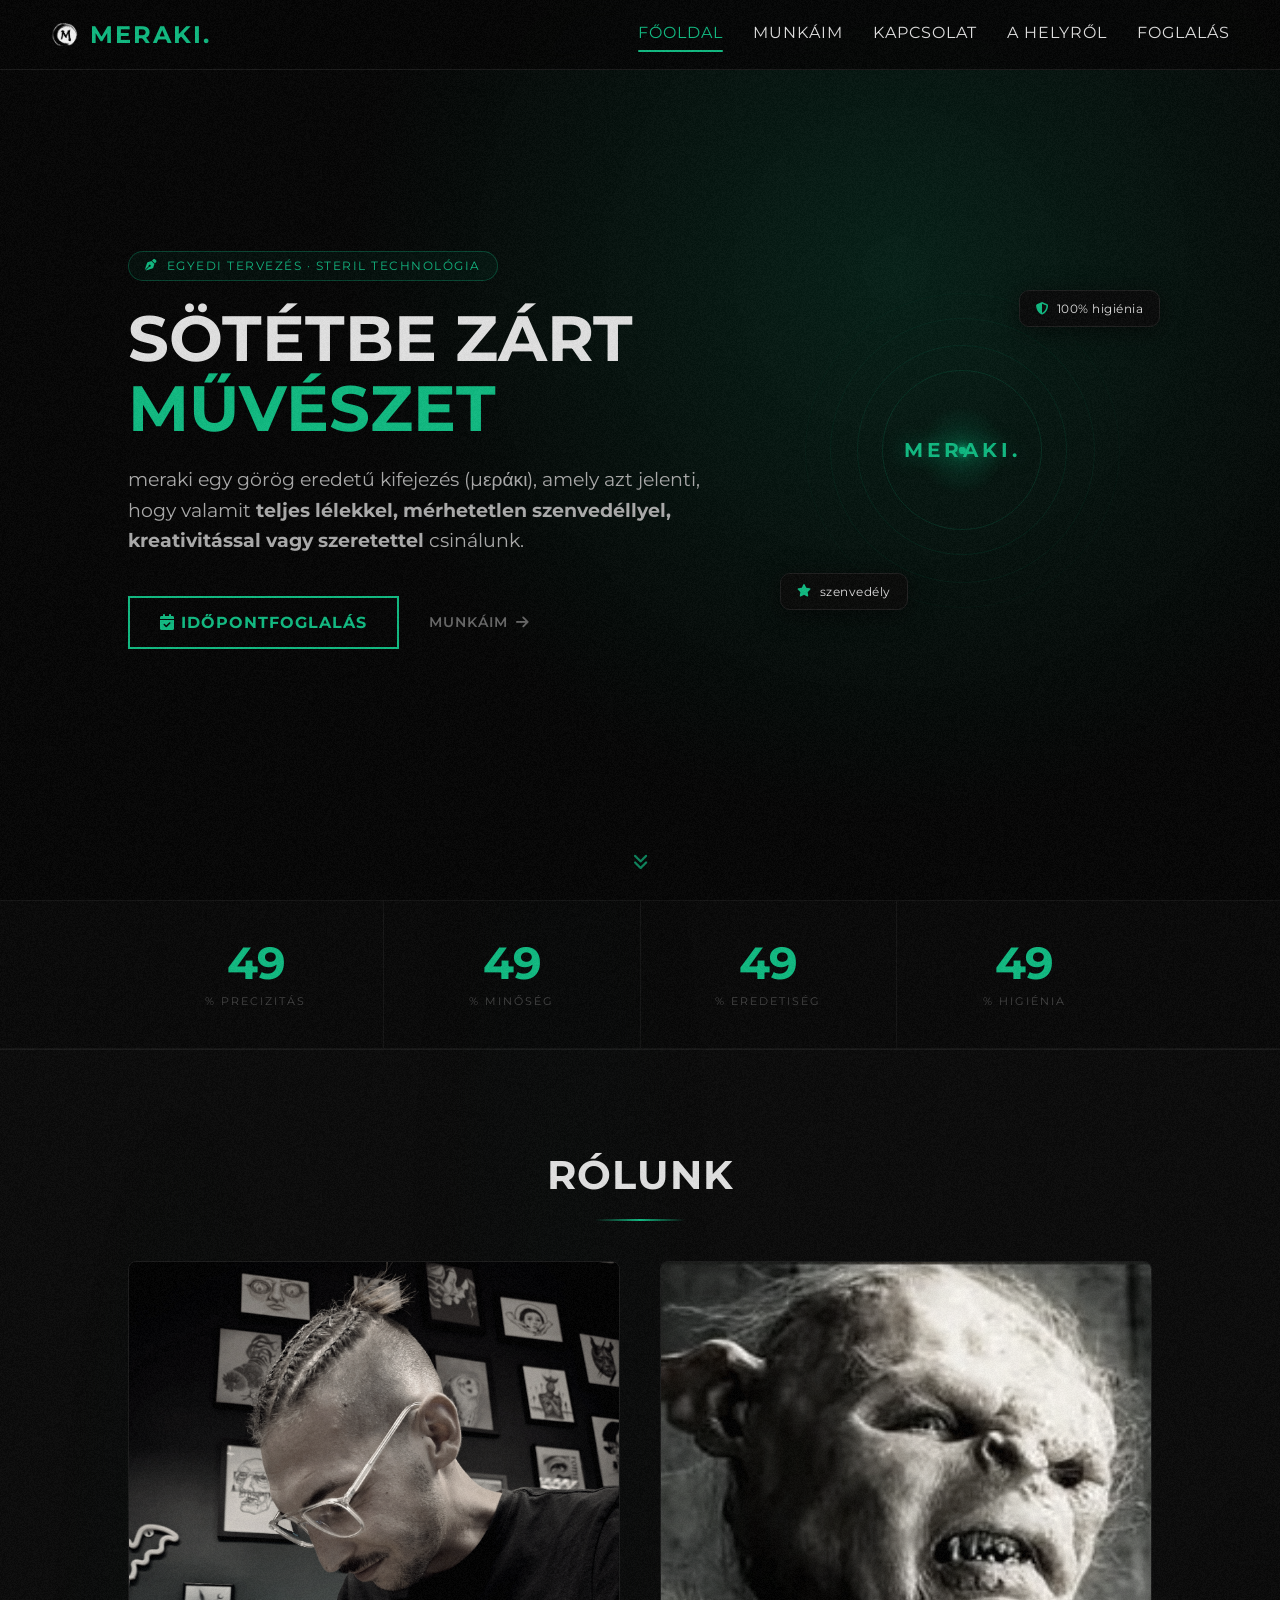
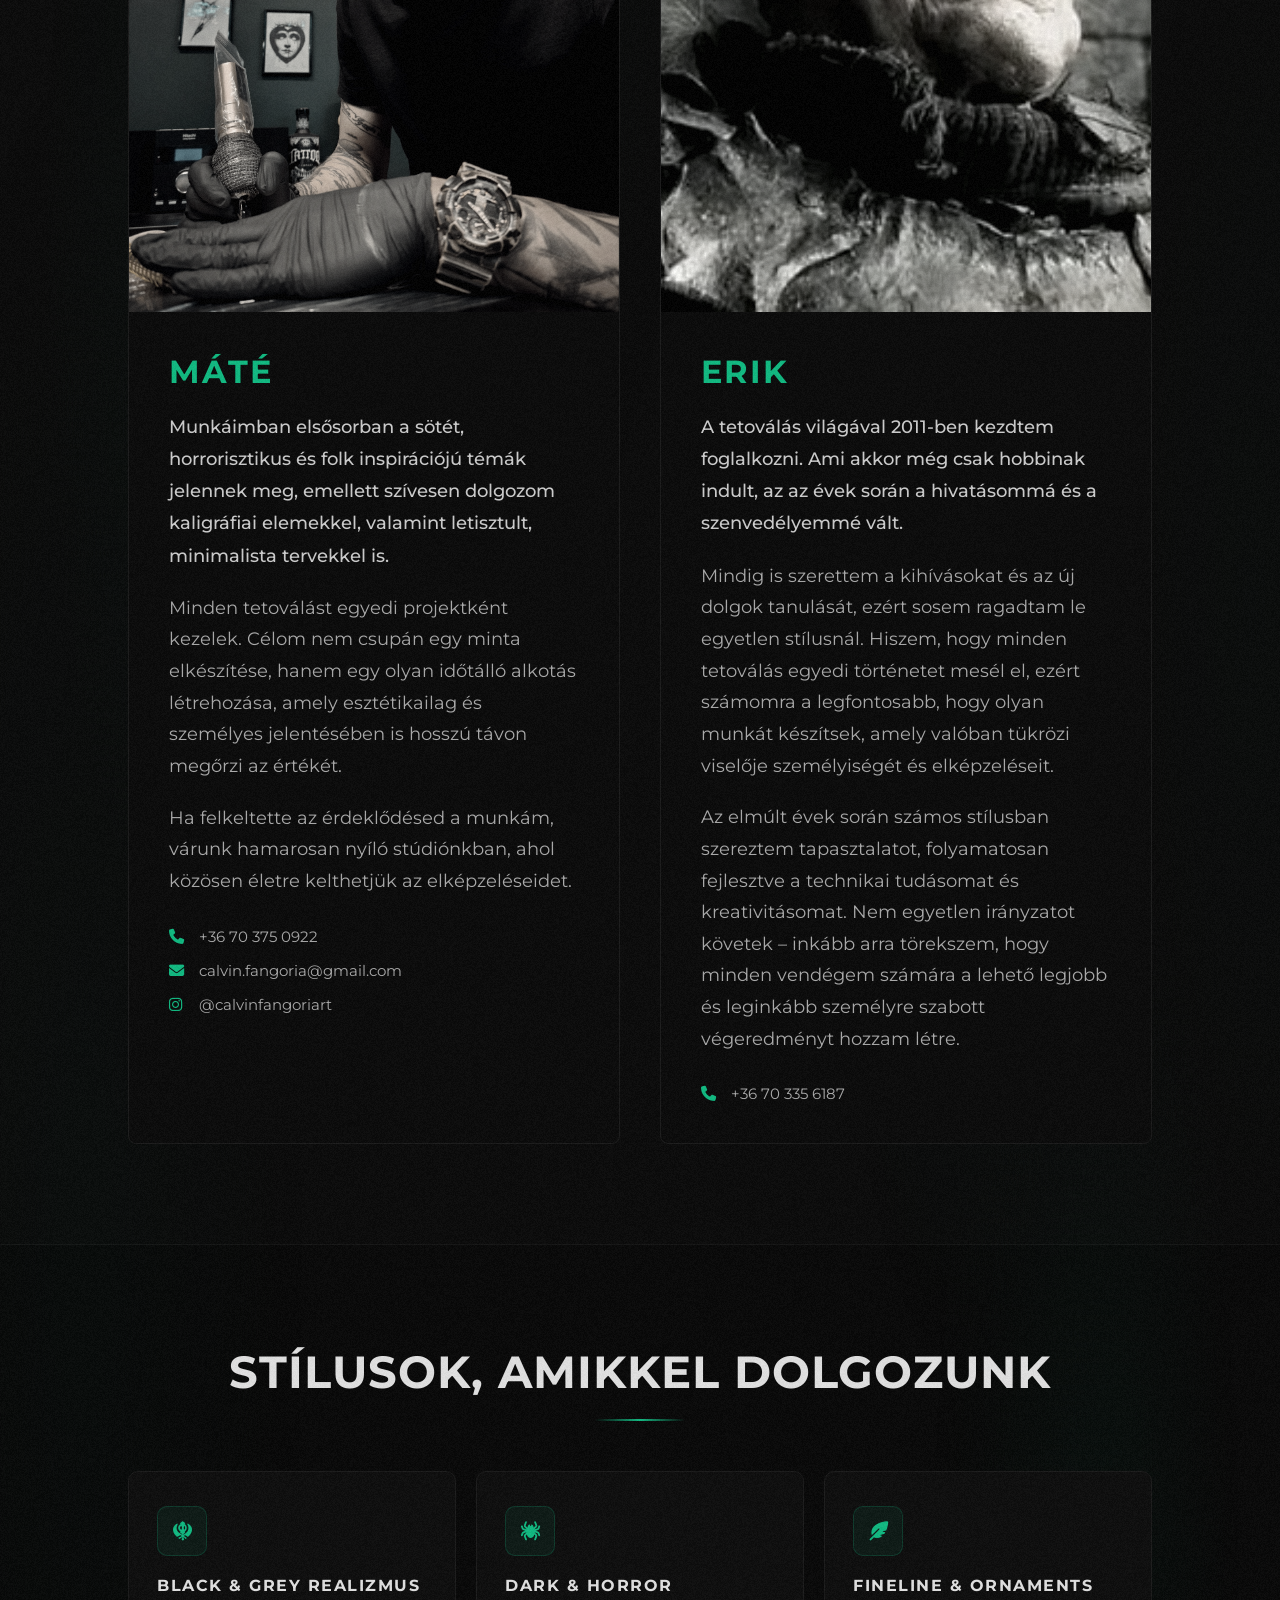
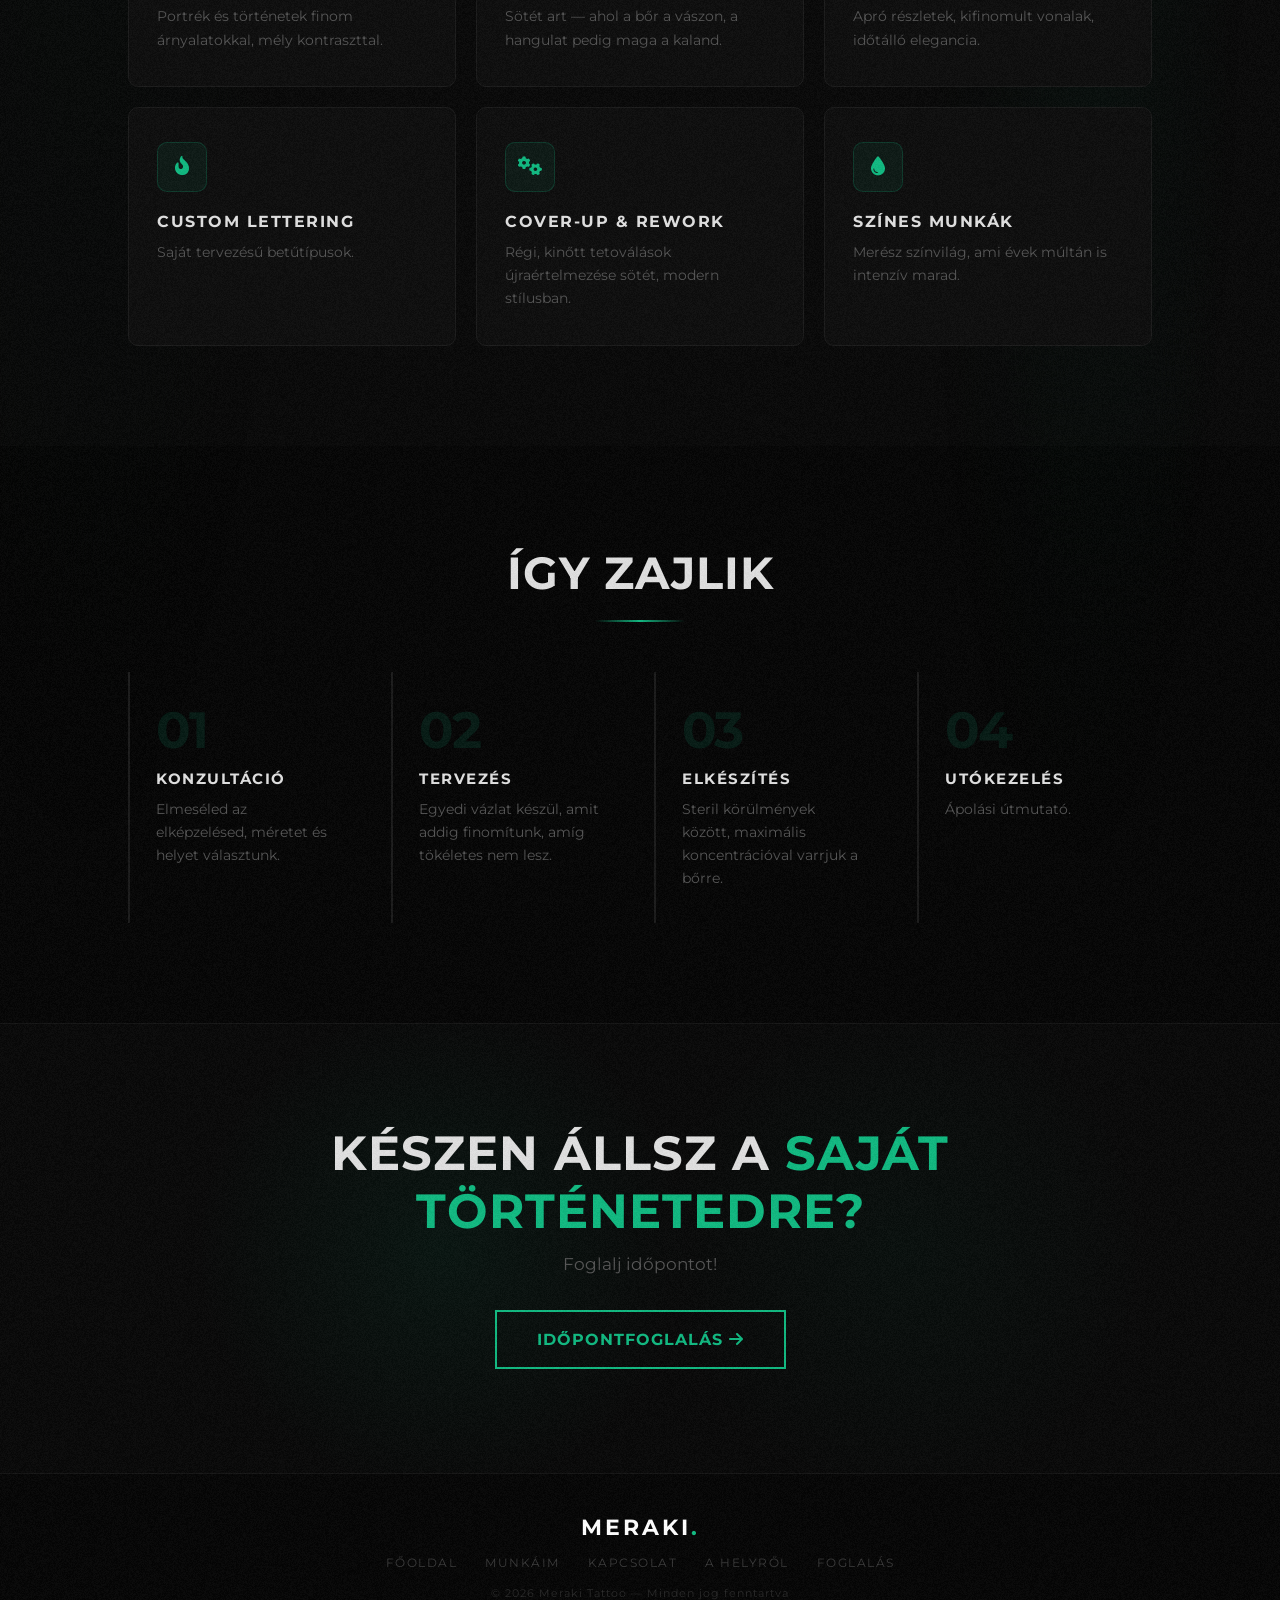
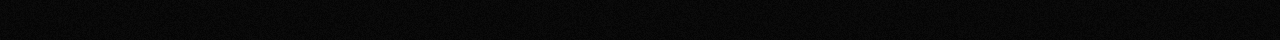
<file: index.html>
<!DOCTYPE html>
<html lang="hu">

<head>
    <meta charset="UTF-8">
    <meta name="viewport" content="width=device-width, initial-scale=1.0">
    <title>Meraki Tattoo | Főoldal</title>
    <meta name="description"
        content="Egyedi tervezésű tetoválások Hajdúböszörményben. Az első konzultáció ingyenes — hozd az ötletet, a többi Máté Kissre vár.">
    <meta name="keywords"
        content="tattoo, tetoválás, tetoválószalon, Hajdúböszörmény, Meraki, Meraki tattoo, dotwork, dark art, art, tetkó">
    <link rel="icon" type="image/png" href="images/favicon.png">
    <link rel="stylesheet" href="style.css">
    <link rel="stylesheet" href="https://cdnjs.cloudflare.com/ajax/libs/font-awesome/6.5.0/css/all.min.css">
    <meta http-equiv="X-UA-Compatible" content="IE=edge">
</head>

<body>
    <nav class="navbar">
        <a class="logo" href="index.html">
            <img src="images/favicon.png" alt="Meraki logo" width="30"
                style="margin-right:10px;vertical-align:middle;"><span class="logo-typed"></span><span
                class="logo-cursor"></span>
        </a>
        <ul class="nav-links">
            <li><a href="index.html" class="active">Főoldal</a></li>
            <li><a href="portfolio.html">Munkáim</a></li>
            <li><a href="elerhetosegek.html">Kapcsolat</a></li>
            <li><a href="ahelyrol.html">A Helyről</a></li>
            <li><a href="megbeszeles.html">Foglalás</a></li>
        </ul>
        <div class="burger">
            <div></div>
            <div></div>
            <div></div>
        </div>
    </nav>

    <header class="hero">
        <div class="hero-inner">
            <div class="hero-content reveal">
                <div class="hero-badge"><i class="fas fa-pen-nib"></i> Egyedi tervezés · Steril technológia</div>
                <h1>Sötétbe Zárt <span>Művészet</span></h1>
                <p>meraki</span> egy görög eredetű kifejezés (μεράκι), amely azt jelenti, hogy valamit <strong>teljes
                        lélekkel, mérhetetlen szenvedéllyel, kreativitással vagy szeretettel</strong> csinálunk.</p>
                <div class="hero-actions">
                    <a href="megbeszeles.html" class="btn"><i class="fas fa-calendar-check"></i> Időpontfoglalás</a>
                    <a href="portfolio.html" class="btn-ghost">Munkáim <i class="fas fa-arrow-right"></i></a>
                </div>
            </div>
            <div class="hero-visual reveal delay-1">
                <div class="orbit-scene">
                    <div class="orbit-track"></div>
                    <div class="orbit-ring r2"></div>
                    <div class="orbit-ring r3"></div>
                    <div class="orbit-ring r4"></div>
                    <div class="orbit-sun"></div>
                    <div class="orbit-core">MERAKI.</div>
                    <div class="sat sat-1"></div>
                    <div class="sat sat-2"></div>
                    <div class="sat sat-3"></div>
                    <div class="sat sat-4"></div>
                </div>
                <div class="hero-card c1"><i class="fas fa-shield-halved"></i> 100% higiénia</div>
                <!-- <div class="hero-card c2"><i class="fas fa-award"></i> meraki </div> -->
                <div class="hero-card c3"><i class="fas fa-star"></i> szenvedély</div>
            </div>
        </div>
        <div class="scroll-hint"><i class="fas fa-angles-down"></i></div>
    </header>

    <section class="stats-strip">
        <div class="stat reveal">
            <div class="stat-num" data-count="100">0</div>
            <div class="stat-label">% PRECIZITÁS</div>
        </div>
        <div class="stat reveal delay-1">
            <div class="stat-num" data-count="100">0</div>
            <div class="stat-label">% MINŐSÉG</div>
        </div>
        <div class="stat reveal delay-2">
            <div class="stat-num" data-count="100">0</div>
            <div class="stat-label">% EREDETISÉG</div>
        </div>
        <div class="stat reveal delay-3">
            <div class="stat-num" data-count="100">0</div>
            <div class="stat-label">% HIGIÉNIA</div>
        </div>
    </section>

    <!-- <section class="meraki-preface">
        <div class="preface-inner reveal">
            <h2>Előszó</h2>
            <p>A <span class="meraki-highlight">meraki</span> egy görög eredetű kifejezés (μεράκι), amely azt jelenti, hogy valamit <strong>teljes lélekkel, mérhetetlen szenvedéllyel, kreativitással vagy szeretettel</strong> csinálunk.</p>
        </div>
    </section> -->

    <section class="about" id="rolunk">
        <h2 class="section-title reveal">Rólunk</h2>
        <div class="about-container">
            <!-- Máté -->
            <div class="about-card reveal delay-1">
                <div class="about-image">
                    <img src="images/mateo.jpg" alt="Kiss Máté"
                        onerror="this.onerror=null;this.src='https://via.placeholder.com/500x600/0a0a0a/10b981?text=MATE';">
                </div>
                <div class="about-text">
                    <h3>Máté</h3>
                    <p class="lead">Munkáimban elsősorban a sötét, horrorisztikus és folk inspirációjú témák jelennek
                        meg, emellett szívesen dolgozom kaligráfiai elemekkel, valamint letisztult, minimalista
                        tervekkel is.</p>
                    <p>Minden tetoválást egyedi projektként kezelek. Célom nem csupán egy minta elkészítése, hanem egy
                        olyan időtálló alkotás létrehozása, amely esztétikailag és személyes jelentésében is hosszú
                        távon megőrzi az értékét.</p>
                    <p>Ha felkeltette az érdeklődésed a munkám, várunk hamarosan nyíló stúdiónkban, ahol közösen életre
                        kelthetjük az elképzeléseidet.</p>
                    <div class="artist-contact">
                        <a href="tel:+36703750922"><i class="fas fa-phone"></i> +36 70 375 0922</a>
                        <a href="mailto:calvin.fangoria@gmail.com"><i class="fas fa-envelope"></i>
                            calvin.fangoria@gmail.com</a>
                        <a href="https://instagram.com/calvinfangoriart" target="_blank"><i
                                class="fab fa-instagram"></i> @calvinfangoriart</a>
                    </div>
                </div>
            </div>

            <!-- Erik -->
            <div class="about-card reveal delay-2">
                <div class="about-image">
                    <img src="images/erik.jpg" alt="Erik"
                        onerror="this.onerror=null;this.src='https://via.placeholder.com/500x600/0a0a0a/10b981?text=ERIK';">
                </div>
                <div class="about-text">
                    <h3>Erik</h3>
                    <p class="lead">A tetoválás világával 2011-ben kezdtem foglalkozni. Ami akkor még csak hobbinak
                        indult, az az évek során a hivatásommá és a szenvedélyemmé vált.</p>
                    <p>Mindig is szerettem a kihívásokat és az új dolgok tanulását, ezért sosem ragadtam le egyetlen
                        stílusnál. Hiszem, hogy minden tetoválás egyedi történetet mesél el, ezért számomra a
                        legfontosabb, hogy olyan munkát készítsek, amely valóban tükrözi viselője személyiségét és
                        elképzeléseit.</p>
                    <p>Az elmúlt évek során számos stílusban szereztem tapasztalatot, folyamatosan fejlesztve a
                        technikai tudásomat és kreativitásomat. Nem egyetlen irányzatot követek – inkább arra törekszem,
                        hogy minden vendégem számára a lehető legjobb és leginkább személyre szabott végeredményt hozzam
                        létre.</p>
                    <div class="artist-contact">
                        <a href="tel:+36703356187"><i class="fas fa-phone"></i> +36 70 335 6187</a>
                    </div>
                </div>
            </div>
        </div>
    </section>

    <section class="services" id="szolgaltatasok">
        <h2 class="section-title reveal">Stílusok, amikkel dolgozunk</h2>
        <div class="services-grid">
            <div class="service-card reveal">
                <div class="service-icon"><i class="fas fa-khanda"></i></div>
                <h3>Black &amp; Grey Realizmus</h3>
                <p>Portrék és történetek finom árnyalatokkal, mély kontraszttal.</p>
            </div>
            <div class="service-card reveal delay-1">
                <div class="service-icon"><i class="fas fa-spider"></i></div>
                <h3>Dark &amp; Horror</h3>
                <p>Sötét art — ahol a bőr a vászon, a hangulat pedig maga a kaland.</p>
            </div>
            <div class="service-card reveal delay-2">
                <div class="service-icon"><i class="fas fa-feather-pointed"></i></div>
                <h3>Fineline &amp; Ornaments</h3>
                <p>Apró részletek, kifinomult vonalak, időtálló elegancia.</p>
            </div>
            <div class="service-card reveal delay-3">
                <div class="service-icon"><i class="fas fa-fire-flame-curved"></i></div>
                <h3>Custom Lettering</h3>
                <p>Saját tervezésű betűtípusok.</p>
            </div>
            <div class="service-card reveal">
                <div class="service-icon"><i class="fas fa-gears"></i></div>
                <h3>Cover-up &amp; Rework</h3>
                <p>Régi, kinőtt tetoválások újraértelmezése sötét, modern stílusban.</p>
            </div>
            <div class="service-card reveal delay-1">
                <div class="service-icon"><i class="fas fa-droplet"></i></div>
                <h3>Színes munkák</h3>
                <p>Merész színvilág, ami évek múltán is intenzív marad.</p>
            </div>
        </div>
    </section>

    <section class="process">
        <h2 class="section-title reveal">Így zajlik</h2>
        <div class="process-grid">
            <div class="process-step reveal">
                <div class="step-num">01</div>
                <h3>Konzultáció</h3>
                <p>Elmeséled az elképzelésed, méretet és helyet választunk.</p>
            </div>
            <div class="process-step reveal delay-1">
                <div class="step-num">02</div>
                <h3>Tervezés</h3>
                <p>Egyedi vázlat készül, amit addig finomítunk, amíg tökéletes nem lesz.</p>
            </div>
            <div class="process-step reveal delay-2">
                <div class="step-num">03</div>
                <h3>Elkészítés</h3>
                <p>Steril körülmények között, maximális koncentrációval varrjuk a bőrre.</p>
            </div>
            <div class="process-step reveal delay-3">
                <div class="step-num">04</div>
                <h3>Utókezelés</h3>
                <p>Ápolási útmutató.</p>
            </div>
        </div>
    </section>

    <section class="cta-banner">
        <div class="cta-inner reveal">
            <h2>Készen állsz a <span>saját történetedre?</span></h2>
            <p>Foglalj időpontot!</p>
            <a href="megbeszeles.html" class="btn btn-big">Időpontfoglalás <i class="fas fa-arrow-right"></i></a>
        </div>
        <div class="cta-shape"></div>
        <div class="cta-shape s2"></div>
    </section>

    <footer>
        <div class="footer-logo">MERAKI<span>.</span></div>
        <nav class="footer-links">
            <a href="index.html">Főoldal</a>
            <a href="portfolio.html">Munkáim</a>
            <a href="elerhetosegek.html">Kapcsolat</a>
            <a href="ahelyrol.html">A Helyről</a>
            <a href="megbeszeles.html">Foglalás</a>
        </nav>
        <div class="footer-copy">© 2026 Meraki Tattoo — Minden jog fenntartva</div>
    </footer>

    <div class="noise-overlay"></div>
    <script src="security.js"></script>
    <script src="particles.js"></script>
    <script src="main.js"></script>
</body>

</html>
</file>
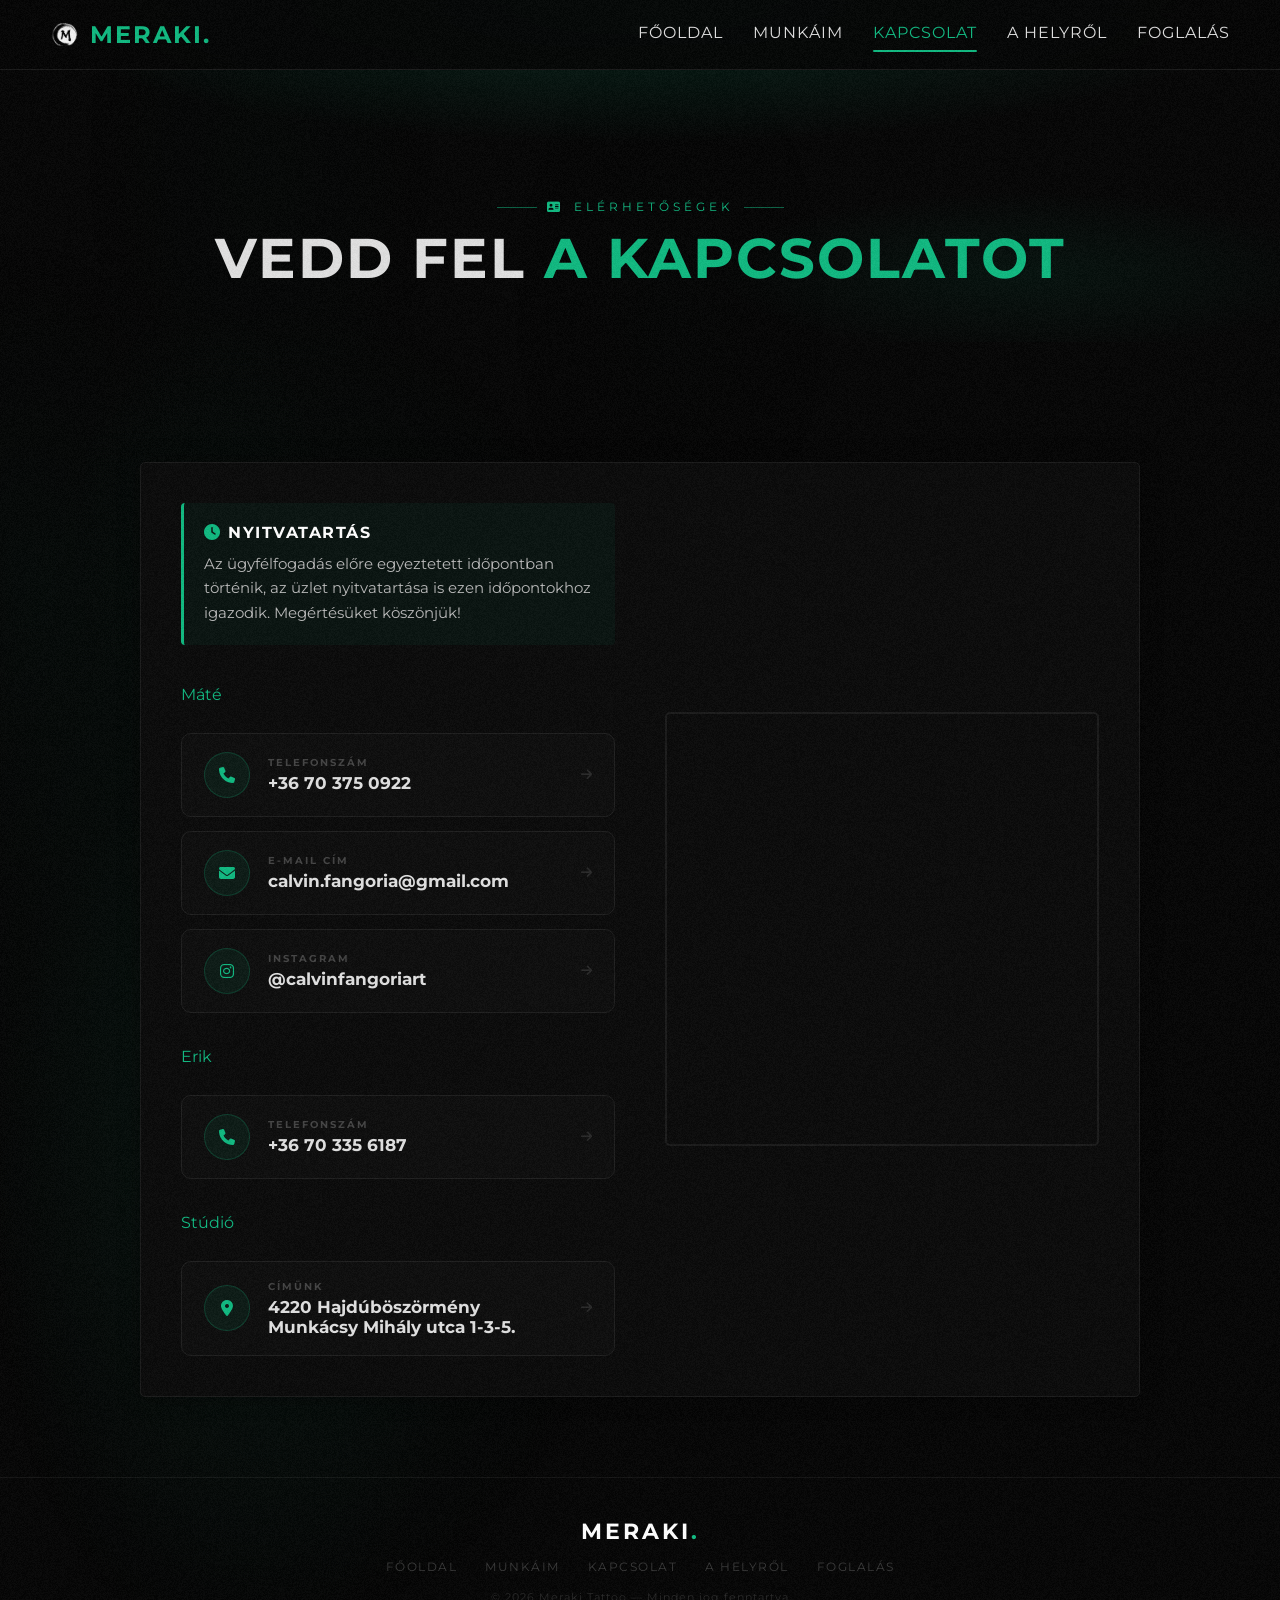
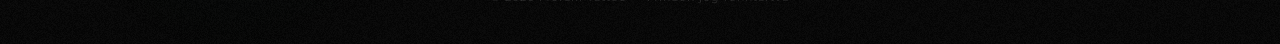
<file: elerhetosegek.html>
<!DOCTYPE html>
<html lang="hu">
<head>
    <meta charset="UTF-8">
    <meta name="viewport" content="width=device-width, initial-scale=1.0">
    <title>Meraki Tattoo | Kapcsolat</title>
    <meta name="description" content="Vedd fel a kapcsolatot a Meraki Tattoo stúdióval — telefon, e-mail, Instagram és Facebook elérhetőségek, valamint térkép.">
    <meta name="keywords" content="tattoo, tetoválás, tetoválószalon, Hajdúböszörmény, Meraki, Meraki tattoo, dotwork, dark art, art, tetkó">
    <link rel="icon" type="image/png" href="images/favicon.png">
    <link rel="stylesheet" href="style.css">
    <link rel="stylesheet" href="https://cdnjs.cloudflare.com/ajax/libs/font-awesome/6.5.0/css/all.min.css">
    <meta http-equiv="X-UA-Compatible" content="IE=edge">
</head>
<body>
    <nav class="navbar">
        <div class="logo">
            <img src="images/favicon.png" alt="Meraki logo" width="30" style="margin-right:10px;vertical-align:middle;"><span class="logo-typed"></span><span class="logo-cursor"></span>
        </div>
        <ul class="nav-links">
            <li><a href="index.html">Főoldal</a></li>
            <li><a href="portfolio.html">Munkáim</a></li>
            <li><a href="elerhetosegek.html" class="active">Kapcsolat</a></li>
            <li><a href="ahelyrol.html">A Helyről</a></li>
            <li><a href="megbeszeles.html">Foglalás</a></li>
        </ul>
        <div class="burger">
            <div></div>
            <div></div>
            <div></div>
        </div>
    </nav>

    <header class="page-hero">
        <div class="page-hero-content reveal">
            <div class="page-hero-eyebrow"><i class="fas fa-address-card"></i> Elérhetőségek</div>
            <h1>Vedd fel <span>a kapcsolatot</span></h1>
        </div>
    </header>

    <section class="contact-section">
        <div class="contact-container reveal">
            <div class="contact-info">
                <div class="opening-hours-note">
                    <h4><i class="fas fa-clock" style="color:#10b981;"></i> Nyitvatartás</h4>
                    <p>Az ügyfélfogadás előre egyeztetett időpontban történik, az üzlet nyitvatartása is ezen időpontokhoz igazodik. Megértésüket köszönjük!</p>
                </div>
                
                <div class="contact-details">
                    <div class="card-divider" style="margin-bottom:15px; color:#10b981;">Máté</div>
                    <a href="tel:+36703750922" class="detail-item reveal">
                        <div class="detail-icon"><i class="fas fa-phone"></i></div>
                        <div class="detail-body">
                            <h4>Telefonszám</h4>
                            <p>+36 70 375 0922</p>
                        </div>
                        <i class="fas fa-arrow-right detail-arrow"></i>
                    </a>
                    <a href="mailto:calvin.fangoria@gmail.com" class="detail-item reveal delay-1">
                        <div class="detail-icon"><i class="fas fa-envelope"></i></div>
                        <div class="detail-body">
                            <h4>E-mail cím</h4>
                            <p>calvin.fangoria@gmail.com</p>
                        </div>
                        <i class="fas fa-arrow-right detail-arrow"></i>
                    </a>
                    <a href="https://instagram.com/calvinfangoriart" target="_blank" rel="noopener" class="detail-item reveal delay-2">
                        <div class="detail-icon"><i class="fab fa-instagram"></i></div>
                        <div class="detail-body">
                            <h4>Instagram</h4>
                            <p>@calvinfangoriart</p>
                        </div>
                        <i class="fas fa-arrow-right detail-arrow"></i>
                    </a>
    
                    <div class="card-divider" style="margin-top:20px; margin-bottom:15px; color:#10b981;">Erik</div>
                    <a href="tel:+36703356187" class="detail-item reveal delay-3">
                        <div class="detail-icon"><i class="fas fa-phone"></i></div>
                        <div class="detail-body">
                            <h4>Telefonszám</h4>
                            <p>+36 70 335 6187</p>
                        </div>
                        <i class="fas fa-arrow-right detail-arrow"></i>
                    </a>
    
                    <div class="card-divider" style="margin-top:20px; margin-bottom:15px; color:#10b981;">Stúdió</div>
                    <a href="https://maps.google.com/?q=Munk%C3%A1csy+M.+utca+1-3-5,+Hajd%C3%BAb%C3%B6sz%C3%B6rm%C3%A9ny" target="_blank" rel="noopener" class="detail-item reveal delay-4">
                        <div class="detail-icon"><i class="fas fa-location-dot"></i></div>
                        <div class="detail-body">
                            <h4>Címünk</h4>
                            <p>4220 Hajdúböszörmény<br>Munkácsy Mihály utca 1-3-5.</p>
                        </div>
                        <i class="fas fa-arrow-right detail-arrow"></i>
                    </a>
                </div>
            </div>
            <div class="map-wrapper">
                <div class="map-container">
                    <iframe src="https://maps.google.com/maps?q=Munk%C3%A1csy%20M.%20utca%201-3-5%2C%20Hajd%C3%BAb%C3%B6sz%C3%B6rm%C3%A9ny%2C%20Hungary%2C%204220&t=&z=16&ie=UTF8&iwloc=&output=embed" width="100%" height="100%" style="border:0;" allowfullscreen="" loading="lazy"></iframe>
                </div>
            </div>
        </div>
    </section>

    <footer>
        <div class="footer-logo">MERAKI<span>.</span></div>
        <nav class="footer-links">
            <a href="index.html">Főoldal</a>
            <a href="portfolio.html">Munkáim</a>
            <a href="elerhetosegek.html">Kapcsolat</a>
            <a href="ahelyrol.html">A Helyről</a>
            <a href="megbeszeles.html">Foglalás</a>
        </nav>
        <div class="footer-copy">© 2026 Meraki Tattoo — Minden jog fenntartva</div>
    </footer>

    <div class="noise-overlay"></div>
    <script src="security.js"></script>
    <script src="particles.js"></script>
    <script src="main.js"></script>
</body>
</html>
</file>
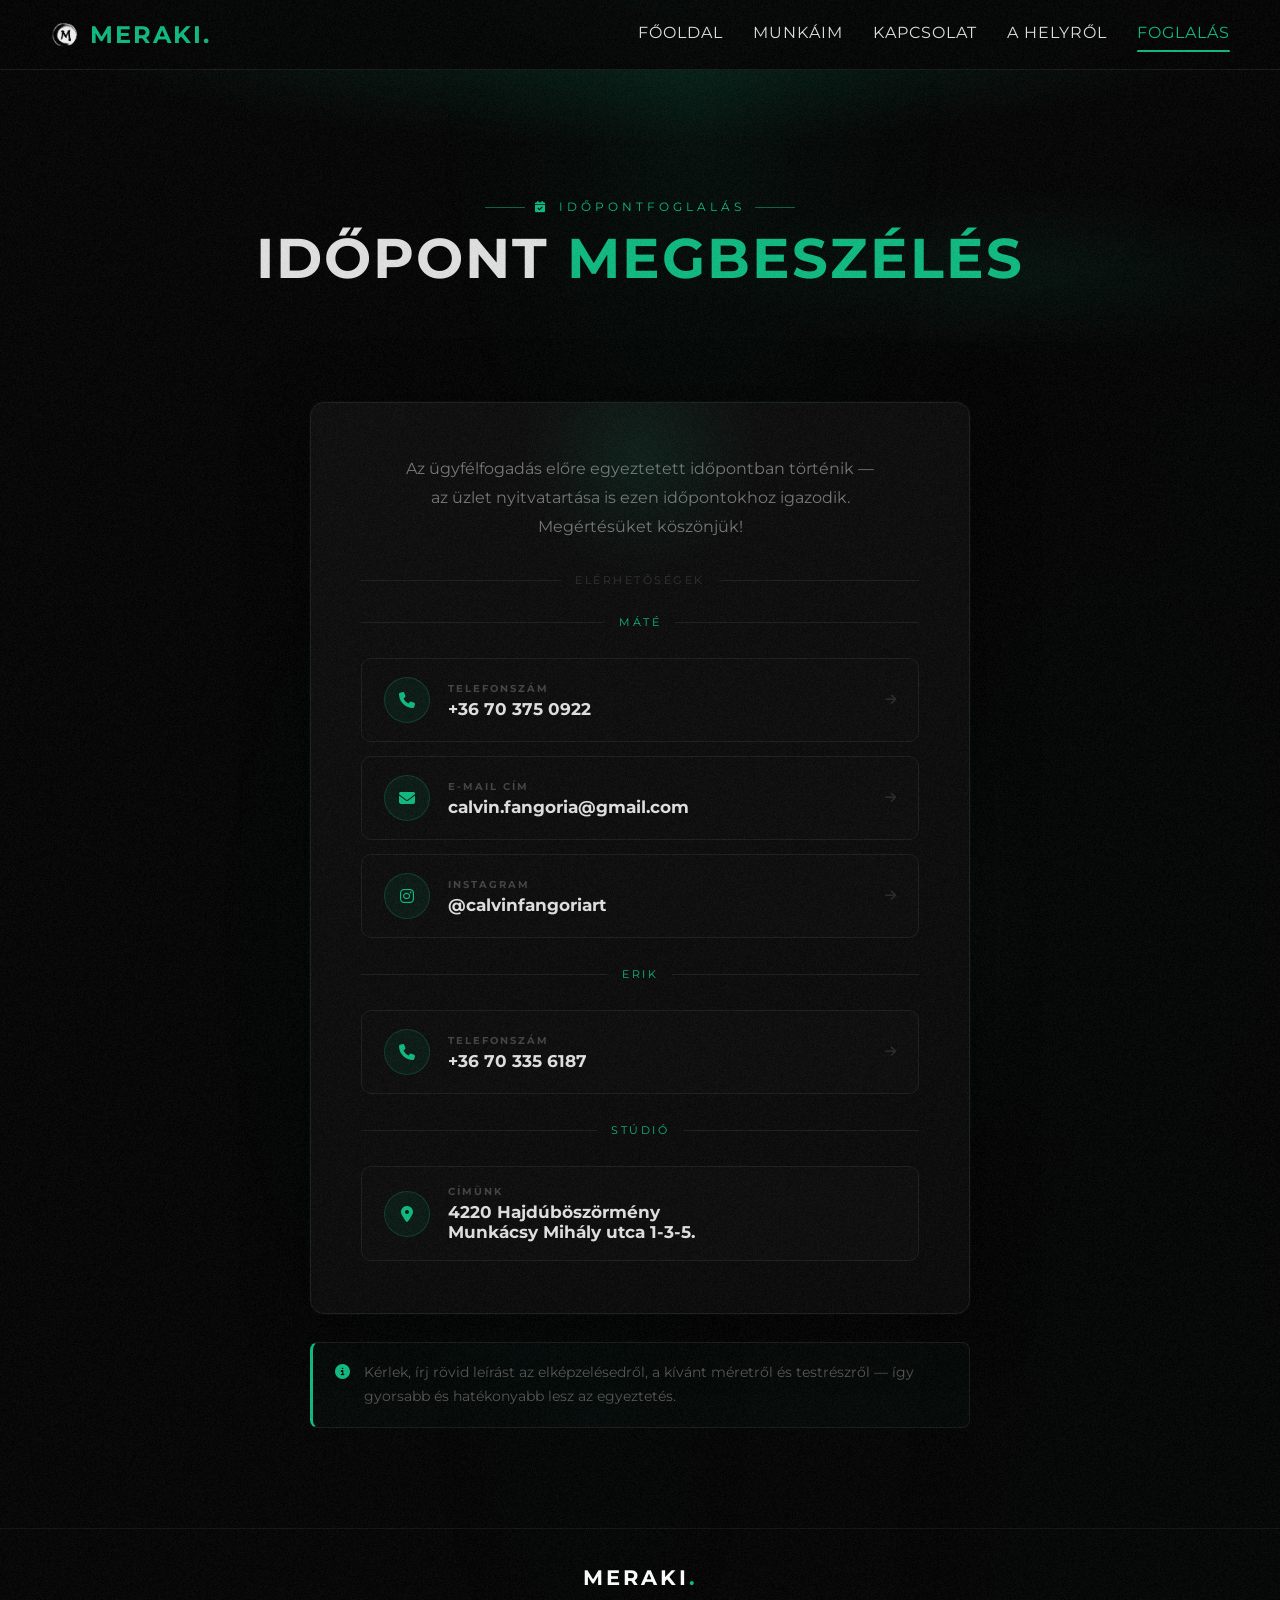
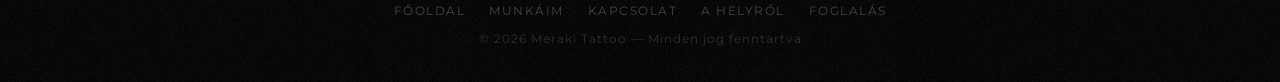
<file: megbeszeles.html>
<!DOCTYPE html>
<html lang="hu">
<head>
    <meta charset="UTF-8">
    <meta name="viewport" content="width=device-width, initial-scale=1.0">
    <title>Meraki Tattoo | Időpont Megbeszélés</title>
    <meta name="description" content="Egyeztess időpontot a Meraki Tattoo stúdióval. Ügyfélfogadás előre egyeztetett időpontban, hétfőtől péntekig 16:00–20:00 között.">
    <meta name="keywords" content="tattoo, tetoválás, tetoválószalon, Hajdúböszörmény, Meraki, Meraki tattoo, dotwork, dark art, art, tetkó">
    <link rel="icon" type="image/png" href="images/favicon.png">
    <link rel="stylesheet" href="style.css">
    <link rel="stylesheet" href="https://cdnjs.cloudflare.com/ajax/libs/font-awesome/6.5.0/css/all.min.css">
    <meta http-equiv="X-UA-Compatible" content="IE=edge">
    <style>
        /* ── Noise overlay ── */
        .noise-overlay {
            position: fixed;
            inset: 0;
            background-image: url('images/noise.png');
            opacity: 0.03;
            pointer-events: none;
            z-index: 9999;
        }

        /* ── Page hero ── */
        .page-hero {
            height: 38vh;
            min-height: 260px;
            display: flex;
            align-items: flex-end;
            justify-content: center;
            padding-bottom: 52px;
            position: relative;
            overflow: hidden;
        }
        .page-hero::before {
            content: '';
            position: absolute;
            inset: 0;
            background:
                radial-gradient(ellipse 70% 60% at 50% 0%, rgba(16,185,129,.18) 0%, transparent 70%),
                radial-gradient(ellipse 40% 40% at 80% 80%, rgba(16,185,129,.07) 0%, transparent 60%);
        }
        .page-hero-content {
            text-align: center;
            position: relative;
            z-index: 1;
        }
        .page-hero-eyebrow {
            font-size: .72rem;
            letter-spacing: 4px;
            text-transform: uppercase;
            color: #10b981;
            margin-bottom: 14px;
            display: flex;
            align-items: center;
            justify-content: center;
            gap: 10px;
        }
        .page-hero-eyebrow::before,
        .page-hero-eyebrow::after {
            content: '';
            display: block;
            width: 40px;
            height: 1px;
            background: #10b981;
            opacity: .5;
        }
        .page-hero h1 {
            font-size: clamp(2rem, 5vw, 3.5rem);
            font-weight: 700;
            text-transform: uppercase;
            letter-spacing: 2px;
            line-height: 1.1;
        }
        .page-hero h1 span { color: #10b981; }

        /* ── Consultation layout ── */
        .consultation-section {
            padding: 60px 10% 100px;
            min-height: 62vh;
            display: flex;
            flex-direction: column;
            align-items: center;
            gap: 28px;
        }

        /* override h2 from global (it would add margin-bottom) */
        .consultation-section > h2 { display: none; }

        .consultation-card {
            width: 100%;
            max-width: 660px;
            background: linear-gradient(145deg, #0e0e0e, #0a0a0a);
            border: 1px solid #1e1e1e;
            border-radius: 14px;
            padding: 52px 50px;
            box-shadow: 0 8px 60px rgba(0,0,0,.7), 0 0 0 1px rgba(16,185,129,.05);
            text-align: center;
            position: relative;
            overflow: hidden;
        }
        .consultation-card::before {
            content: '';
            position: absolute;
            top: -70px;
            left: 50%;
            transform: translateX(-50%);
            width: 240px;
            height: 240px;
            background: radial-gradient(circle, rgba(16,185,129,.10) 0%, transparent 70%);
            pointer-events: none;
        }

        .consultation-intro {
            font-size: 1rem;
            color: #777;
            margin-bottom: 32px;
            line-height: 1.8;
        }

        /* ── Time box ── */
        .time-box {
            display: flex;
            flex-direction: column;
            align-items: center;
            gap: 4px;
            margin-bottom: 36px;
            padding: 28px 32px;
            border: 1px solid rgba(16,185,129,.3);
            background: rgba(16,185,129,.04);
            border-radius: 10px;
            transition: border-color .35s, box-shadow .35s;
        }
        .time-box:hover {
            border-color: rgba(16,185,129,.65);
            box-shadow: 0 0 28px rgba(16,185,129,.11);
        }
        .time-box-icon {
            font-size: 1.5rem;
            color: #10b981;
            margin-bottom: 10px;
        }
        .time-box h3 {
            color: #10b981;
            font-size: .85rem;
            letter-spacing: 3px;
            text-transform: uppercase;
            font-weight: 600;
            margin-bottom: 4px;
        }
        .time-box p {
            color: #fff;
            font-size: 2rem;
            font-weight: 700;
            letter-spacing: 3px;
        }

        /* ── Divider ── */
        .card-divider {
            display: flex;
            align-items: center;
            gap: 14px;
            margin: 0 0 28px;
            color: #333;
            font-size: .7rem;
            letter-spacing: 2.5px;
            text-transform: uppercase;
        }
        .card-divider::before,
        .card-divider::after {
            content: '';
            flex: 1;
            height: 1px;
            background: #1e1e1e;
        }

        /* ── Contact detail items ── */
        .contact-details {
            display: flex;
            flex-direction: column;
            gap: 14px;
        }

        .detail-item {
            display: flex;
            align-items: center;
            gap: 18px;
            padding: 18px 22px;
            background: #0d0d0d;
            border: 1px solid #1e1e1e;
            border-radius: 10px;
            text-align: left;
            text-decoration: none;
            transition: border-color .3s, transform .3s, box-shadow .3s;
            cursor: pointer;
        }
        .detail-item:hover {
            border-color: #10b981;
            transform: translateY(-2px);
            box-shadow: 0 6px 26px rgba(16,185,129,.1);
        }
        .detail-icon {
            width: 46px;
            height: 46px;
            border-radius: 50%;
            background: rgba(16,185,129,.08);
            border: 1px solid rgba(16,185,129,.22);
            display: flex;
            align-items: center;
            justify-content: center;
            color: #10b981;
            font-size: 1rem;
            flex-shrink: 0;
            transition: background .3s;
        }
        .detail-item:hover .detail-icon {
            background: rgba(16,185,129,.18);
        }
        .detail-body { flex: 1; }
        .detail-body h4 {
            color: #444;
            font-size: .65rem;
            text-transform: uppercase;
            letter-spacing: 2px;
            margin-bottom: 4px;
        }
        .detail-body p {
            color: #e0e0e0;
            font-size: 1.05rem;
            font-weight: 700;
        }
        .detail-arrow {
            color: #2a2a2a;
            font-size: .8rem;
            transition: color .3s, transform .3s;
        }
        .detail-item:hover .detail-arrow {
            color: #10b981;
            transform: translateX(4px);
        }

        /* ── Info note ── */
        .info-note {
            width: 100%;
            max-width: 660px;
            display: flex;
            gap: 14px;
            align-items: flex-start;
            padding: 18px 22px;
            border: 1px solid #1a1a1a;
            border-left: 3px solid #10b981;
            border-radius: 8px;
            background: rgba(16,185,129,.02);
        }
        .info-note i {
            color: #10b981;
            font-size: .95rem;
            margin-top: 3px;
            flex-shrink: 0;
        }
        .info-note p {
            font-size: .9rem;
            color: #555;
            line-height: 1.65;
        }

        /* ── Footer ── */
        footer {
            border-top: 1px solid #141414;
            padding: 36px 10%;
            display: flex;
            flex-direction: column;
            align-items: center;
            gap: 14px;
            text-align: center;
        }
        .footer-logo {
            font-size: 1.3rem;
            font-weight: 700;
            letter-spacing: 3px;
            color: #fff;
            text-transform: uppercase;
        }
        .footer-logo span { color: #10b981; }
        .footer-links {
            display: flex;
            gap: 24px;
            flex-wrap: wrap;
            justify-content: center;
            list-style: none;
        }
        .footer-links a {
            color: #444;
            text-decoration: none;
            font-size: .72rem;
            letter-spacing: 1.5px;
            text-transform: uppercase;
            transition: color .3s;
        }
        .footer-links a:hover { color: #10b981; }
        .footer-copy {
            color: #2e2e2e;
            font-size: .72rem;
            letter-spacing: 1px;
        }

        /* ── Responsive ── */
        @media (max-width: 600px) {
            .consultation-card { padding: 34px 22px; }
            .time-box p { font-size: 1.6rem; }
        }
    </style>
</head>
<body>
    <nav class="navbar">
        <div class="logo">
            <img src="images/favicon.png" alt="Meraki logo" width="30" style="margin-right:10px;vertical-align:middle;"><span class="logo-typed"></span><span class="logo-cursor"></span>
        </div>
        <ul class="nav-links">
            <li><a href="index.html">Főoldal</a></li>
            <li><a href="portfolio.html">Munkáim</a></li>
            <li><a href="elerhetosegek.html">Kapcsolat</a></li>
            <li><a href="ahelyrol.html">A Helyről</a></li>
            <li><a href="megbeszeles.html" class="active">Foglalás</a></li>
        </ul>
        <div class="burger">
            <div></div>
            <div></div>
            <div></div>
        </div>
    </nav>

    <!-- Page hero -->
    <header class="page-hero">
        <div class="page-hero-content reveal">
            <div class="page-hero-eyebrow"><i class="fas fa-calendar-check"></i> Időpontfoglalás</div>
            <h1>Időpont <span>Megbeszélés</span></h1>
        </div>
    </header>

    <!-- Hidden h2 kept for CSS compatibility -->
    <section class="consultation-section">
        <h2>Időpont <span>Megbeszélés</span></h2>

        <div class="consultation-card reveal">
            <p class="consultation-intro">
                Az ügyfélfogadás előre egyeztetett időpontban történik —<br>
                az üzlet nyitvatartása is ezen időpontokhoz igazodik.<br>
                Megértésüket köszönjük!
            </p>

            <div class="card-divider">Elérhetőségek</div>

            <div class="contact-details">
                <div class="card-divider" style="margin-bottom:15px; color:#10b981;">Máté</div>
                <a href="tel:+36703750922" class="detail-item reveal">
                    <div class="detail-icon"><i class="fas fa-phone"></i></div>
                    <div class="detail-body">
                        <h4>Telefonszám</h4>
                        <p>+36 70 375 0922</p>
                    </div>
                    <i class="fas fa-arrow-right detail-arrow"></i>
                </a>
                <a href="mailto:calvin.fangoria@gmail.com" class="detail-item reveal delay-1">
                    <div class="detail-icon"><i class="fas fa-envelope"></i></div>
                    <div class="detail-body">
                        <h4>E-mail cím</h4>
                        <p>calvin.fangoria@gmail.com</p>
                    </div>
                    <i class="fas fa-arrow-right detail-arrow"></i>
                </a>
                <a href="https://instagram.com/calvinfangoriart" target="_blank" rel="noopener" class="detail-item reveal delay-2">
                    <div class="detail-icon"><i class="fab fa-instagram"></i></div>
                    <div class="detail-body">
                        <h4>Instagram</h4>
                        <p>@calvinfangoriart</p>
                    </div>
                    <i class="fas fa-arrow-right detail-arrow"></i>
                </a>

                <div class="card-divider" style="margin-top:15px; margin-bottom:15px; color:#10b981;">Erik</div>
                <a href="tel:+36703356187" class="detail-item reveal delay-3">
                    <div class="detail-icon"><i class="fas fa-phone"></i></div>
                    <div class="detail-body">
                        <h4>Telefonszám</h4>
                        <p>+36 70 335 6187</p>
                    </div>
                    <i class="fas fa-arrow-right detail-arrow"></i>
                </a>

                <div class="card-divider" style="margin-top:15px; margin-bottom:15px; color:#10b981;">Stúdió</div>
                <div class="detail-item reveal delay-4" style="cursor:default;">
                    <div class="detail-icon"><i class="fas fa-location-dot"></i></div>
                    <div class="detail-body">
                        <h4>Címünk</h4>
                        <p>4220 Hajdúböszörmény<br>Munkácsy Mihály utca 1-3-5.</p>
                    </div>
                </div>
            </div>
        </div>

        <div class="info-note reveal">
            <i class="fas fa-circle-info"></i>
            <p>Kérlek, írj rövid leírást az elképzelésedről, a kívánt méretről és testrészről — így gyorsabb és hatékonyabb lesz az egyeztetés.</p>
        </div>
    </section>

    <footer>
        <div class="footer-logo">MERAKI<span>.</span></div>
        <nav class="footer-links">
            <a href="index.html">Főoldal</a>
            <a href="portfolio.html">Munkáim</a>
            <a href="elerhetosegek.html">Kapcsolat</a>
            <a href="ahelyrol.html">A Helyről</a>
            <a href="megbeszeles.html">Foglalás</a>
        </nav>
        <div class="footer-copy">© 2026 Meraki Tattoo — Minden jog fenntartva</div>
    </footer>

    <div class="noise-overlay"></div>
    <script src="security.js"></script>
    <script src="particles.js"></script>
    <script src="main.js"></script>
</body>
</html>
</file>
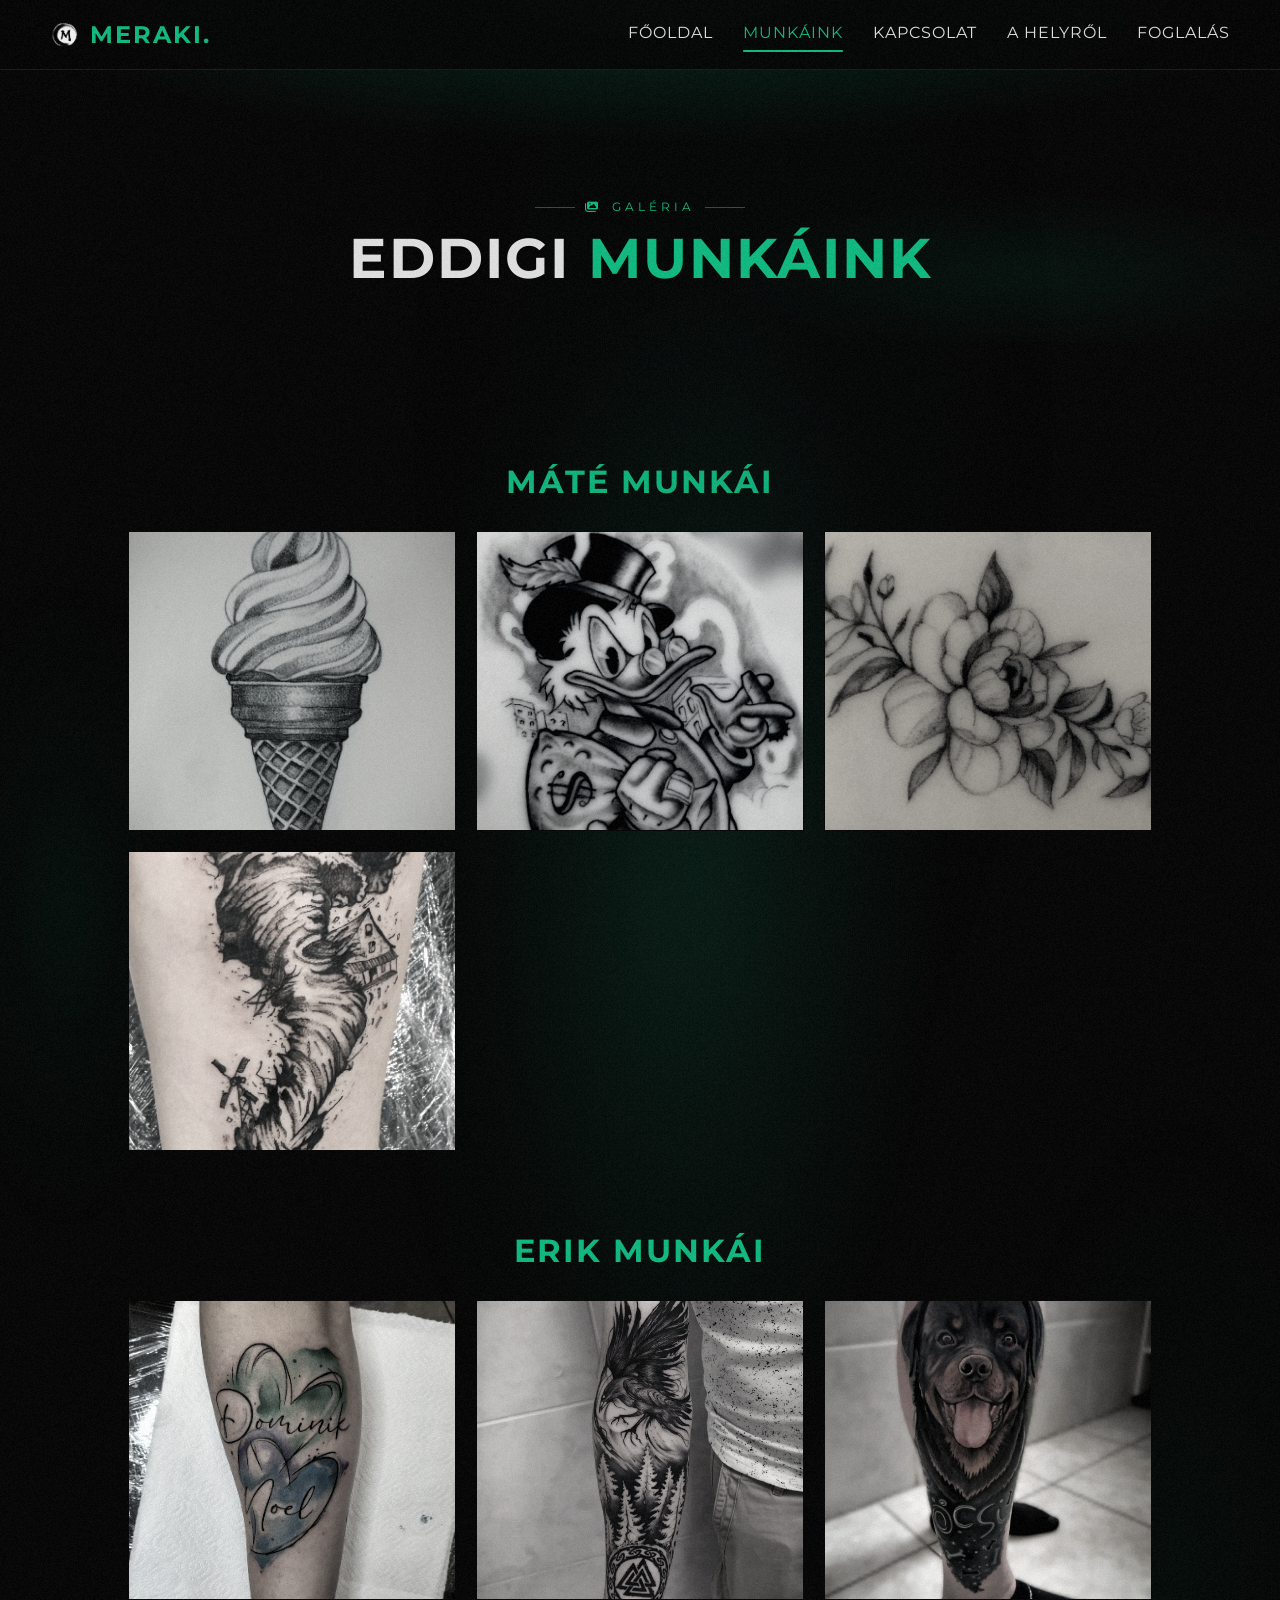
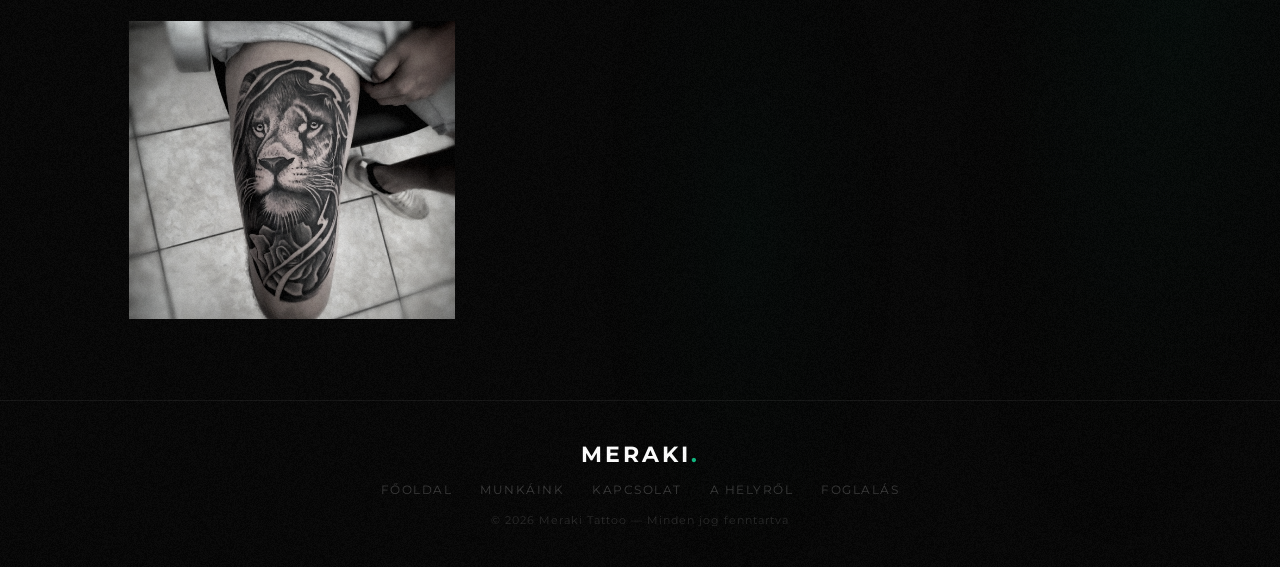
<file: portfolio.html>
<!DOCTYPE html>
<html lang="hu">

<head>
    <meta charset="UTF-8">
    <meta name="viewport" content="width=device-width, initial-scale=1.0">
    <title>Meraki Tattoo | Munkáink</title>
    <meta name="description"
        content="Böngészd Meraki Tattoo legújabb munkáit: black & grey realizmus, dark art, fineline és egyedi lettering tetoválások.">
    <meta name="keywords"
        content="tattoo, tetoválás, tetoválószalon, Hajdúböszörmény, Meraki, Meraki tattoo, dotwork, dark art, art, tetkó">
    <link rel="icon" type="image/png" href="images/favicon.png">
    <link rel="stylesheet" href="style.css">
    <link rel="stylesheet" href="https://cdnjs.cloudflare.com/ajax/libs/font-awesome/6.5.0/css/all.min.css">
    <meta http-equiv="X-UA-Compatible" content="IE=edge">
</head>

<body>
    <nav class="navbar">
        <div class="logo">
            <img src="images/favicon.png" alt="Meraki logo" width="30"
                style="margin-right:10px;vertical-align:middle;"><span class="logo-typed"></span><span
                class="logo-cursor"></span>
        </div>
        <ul class="nav-links">
            <li><a href="index.html">Főoldal</a></li>
            <li><a href="portfolio.html" class="active">Munkáink</a></li>
            <li><a href="elerhetosegek.html">Kapcsolat</a></li>
            <li><a href="ahelyrol.html">A Helyről</a></li>
            <li><a href="megbeszeles.html">Foglalás</a></li>
        </ul>
        <div class="burger">
            <div></div>
            <div></div>
            <div></div>
        </div>
    </nav>

    <header class="page-hero">
        <div class="page-hero-content reveal">
            <div class="page-hero-eyebrow"><i class="fas fa-images"></i> Galéria</div>
            <h1>Eddigi <span>Munkáink</span></h1>
        </div>
    </header>

    <section class="portfolio-section">
        <h2
            style="text-align:center; color:#10b981; margin-bottom:30px; font-size:2rem; text-transform:uppercase; letter-spacing:2px;">
            Máté Munkái</h2>
        <div class="gallery" id="gallery-mate"></div>

        <h2
            style="text-align:center; color:#10b981; margin-top:80px; margin-bottom:30px; font-size:2rem; text-transform:uppercase; letter-spacing:2px;">
            Erik Munkái</h2>
        <div class="gallery" id="gallery-erik"></div>
    </section>

    <div id="imageModal" class="modal">
        <span class="close">&times;</span>
        <img class="modal-content" id="modalImg">
    </div>

    <footer>
        <div class="footer-logo">MERAKI<span>.</span></div>
        <nav class="footer-links">
            <a href="index.html">Főoldal</a>
            <a href="portfolio.html">Munkáink</a>
            <a href="elerhetosegek.html">Kapcsolat</a>
            <a href="ahelyrol.html">A Helyről</a>
            <a href="megbeszeles.html">Foglalás</a>
        </nav>
        <div class="footer-copy">© 2026 Meraki Tattoo — Minden jog fenntartva</div>
    </footer>

    <div class="noise-overlay"></div>
    <script src="security.js"></script>
    <script src="particles.js"></script>
    <script src="main.js"></script>
    <script src="portfolio.js"></script>
</body>

</html>
</file>
<file: style.css>
@import url('https://fonts.googleapis.com/css2?family=Montserrat:wght@300;400;700&display=swap');

* {
    margin: 0;
    padding: 0;
    box-sizing: border-box;
}

html {
    background-color: #050505;
    scroll-behavior: smooth;
}

body {
    font-family: 'Montserrat', sans-serif;
    background-color: #050505;
    color: #e0e0e0;
    overflow-x: hidden;
    opacity: 0;
    animation: fadeIn 0.5s ease-out forwards;
}

::-webkit-scrollbar {
    width: 5px;
}

::-webkit-scrollbar-track {
    background: transparent;
}

::-webkit-scrollbar-thumb {
    background: linear-gradient(to bottom,
            #059669 0%,
            #10b981 35%,
            #34d399 65%,
            #10b981 100%);
    background-size: 100% 200%;
    border-radius: 10px;
    box-shadow: 0 0 8px rgba(16, 185, 129, 0.55);
    animation: scrollThumbPulse 2.8s ease-in-out infinite;
}

::-webkit-scrollbar-thumb:hover {
    background: linear-gradient(to bottom, #34d399, #10b981);
    box-shadow: 0 0 18px rgba(52, 211, 153, 0.9),
        0 0 30px rgba(16, 185, 129, 0.4);
}

@keyframes scrollThumbPulse {

    0%,
    100% {
        background-position: 0% 0%;
        box-shadow: 0 0 6px rgba(16, 185, 129, 0.5);
    }

    50% {
        background-position: 0% 100%;
        box-shadow: 0 0 16px rgba(16, 185, 129, 0.9),
            0 0 28px rgba(52, 211, 153, 0.35);
    }
}

span {
    color: #10b981;
}

/* ── Logo typewriter ── */
.logo-typed {
    display: inline;
    letter-spacing: 2px;
}

.logo-dot {
    color: #10b981;
}

.logo-cursor {
    display: inline-block;
    width: 2px;
    height: 18px;
    background-color: #10b981;
    margin-left: 2px;
    vertical-align: middle;
    border-radius: 1px;
    animation: blink 0.75s step-end infinite;
    box-shadow: 0 0 6px rgba(16, 185, 129, 0.7);
}

.navbar {
    display: flex;
    justify-content: space-between;
    align-items: center;
    padding: 20px 50px;
    background-color: rgba(5, 5, 5, 0.9);
    position: fixed;
    width: 100%;
    top: 0;
    z-index: 1000;
    backdrop-filter: blur(10px);
    border-bottom: 1px solid #1a1a1a;
    transition: padding 0.3s ease, background-color 0.3s ease, box-shadow 0.3s ease;
}

.navbar.scrolled {
    padding: 10px 50px;
    background-color: rgba(5, 5, 5, 0.98);
    box-shadow: 0 5px 20px rgba(0, 0, 0, 0.5);
}

.logo {
    font-size: 24px;
    font-weight: 700;
    letter-spacing: 2px;
    color: #fff;
    display: flex;
    align-items: center;
    text-decoration: none;
}

.cursor {
    display: inline-block;
    width: 3px;
    height: 24px;
    background-color: #10b981;
    margin-left: 5px;
    animation: blink 0.8s step-end infinite;
}

@keyframes blink {

    0%,
    100% {
        opacity: 1;
    }

    50% {
        opacity: 0;
    }
}

.nav-links {
    display: flex;
    list-style: none;
    position: relative;
}

.nav-links li {
    margin-left: 30px;
}

.nav-links a {
    text-decoration: none;
    color: #e0e0e0;
    font-size: 16px;
    transition: color 0.3s ease;
    text-transform: uppercase;
    letter-spacing: 1px;
    padding-bottom: 5px;
    display: inline-block;
}

.nav-links a:hover,
.nav-links a.active {
    color: #10b981;
}

.nav-slider {
    position: absolute;
    bottom: -5px;
    left: 0;
    height: 2px;
    background-color: #10b981;
    transition: all 0.3s ease;
    border-radius: 2px;
    pointer-events: none;
}

.burger {
    display: none;
    cursor: pointer;
}

.burger div {
    width: 25px;
    height: 3px;
    background-color: #e0e0e0;
    margin: 5px;
    transition: all 0.3s ease;
}

.hero {
    min-height: 100vh;
    display: flex;
    align-items: center;
    justify-content: center;
    padding: 0 10%;
    position: relative;
    clip-path: inset(0);
    z-index: 1;
}

.hero::before {
    content: '';
    position: absolute;
    top: 0;
    left: 0;
    width: 100%;
    height: 100%;
    background: radial-gradient(circle at 70% 30%, rgba(16, 185, 129, 0.15) 0%, rgba(5, 5, 5, 1) 50%);
    z-index: -1;
}

.hero-content {
    max-width: 600px;
    z-index: 1;
}

.hero h1 {
    font-size: 4rem;
    margin-bottom: 20px;
    line-height: 1.1;
    text-transform: uppercase;
}

.hero p {
    font-size: 1.2rem;
    margin-bottom: 40px;
    color: #aaa;
    line-height: 1.6;
}

.btn {
    display: inline-block;
    padding: 15px 30px;
    background-color: transparent;
    color: #10b981;
    text-decoration: none;
    border: 2px solid #10b981;
    font-weight: 700;
    text-transform: uppercase;
    letter-spacing: 1px;
    transition: all 0.3s ease;
    position: relative;
    overflow: hidden;
}

.btn:hover {
    background-color: #10b981;
    color: #050505;
    box-shadow: 0 0 20px rgba(16, 185, 129, 0.4);
}

.about {
    padding: 100px 10%;
    background-color: #0a0a0a;
    border-top: 1px solid #1a1a1a;
}

.about h2 {
    font-size: 2.5rem;
    margin-bottom: 40px;
    text-transform: uppercase;
}

.about-grid {
    display: grid;
    grid-template-columns: 1fr 1fr;
    gap: 50px;
    align-items: center;
}

.about-text p {
    font-size: 1.1rem;
    color: #aaa;
    margin-bottom: 20px;
    line-height: 1.8;
}

.about-image img {
    display: block;
    width: 100%;
    border-radius: 5px 5px 0 0;
    filter: grayscale(80%) contrast(1.2);
    transition: all 0.4s ease;
}

.about-image img:hover {
    filter: grayscale(0%) contrast(1);
    border-color: #10b981;
    box-shadow: 0 0 15px rgba(16, 185, 129, 0.3);
}

.portfolio-section {
    padding: 120px 10% 80px;
    min-height: 100vh;
}

.portfolio-section h2 {
    font-size: 3rem;
    margin-bottom: 50px;
    text-transform: uppercase;
    text-align: center;
}

.shop-info {
    max-width: 800px;
    margin: 0 auto 50px auto;
    text-align: center;
}

.shop-info p {
    font-size: 1.1rem;
    color: #aaa;
    margin-bottom: 20px;
    line-height: 1.8;
}

.gallery {
    display: grid;
    grid-template-columns: repeat(auto-fill, minmax(300px, 1fr));
    gap: 20px;
}

.gallery-item {
    width: 100%;
    height: 300px;
    object-fit: cover;
    cursor: pointer;
    filter: grayscale(80%) contrast(1.2);
    transition: all 0.4s ease;
    border: 1px solid #1a1a1a;
}

.gallery-item:hover {
    filter: grayscale(0%) contrast(1);
    transform: scale(1.02);
    box-shadow: 0 0 15px rgba(16, 185, 129, 0.3);
    border-color: #10b981;
}

.modal {
    display: none;
    position: fixed;
    z-index: 2000;
    padding-top: 50px;
    left: 0;
    top: 0;
    width: 100%;
    height: 100%;
    overflow: auto;
    background-color: rgba(5, 5, 5, 0.95);
    backdrop-filter: blur(5px);
}

.modal-content {
    margin: auto;
    display: block;
    width: 80%;
    max-width: 700px;
    border: 2px solid #10b981;
    box-shadow: 0 0 30px rgba(16, 185, 129, 0.2);
}

.close {
    position: absolute;
    top: 15px;
    right: 35px;
    color: #10b981;
    font-size: 40px;
    font-weight: bold;
    transition: 0.3s;
    cursor: pointer;
}

.close:hover,
.close:focus {
    color: #fff;
    text-decoration: none;
}

.booking-section {
    padding: 120px 10% 80px;
    min-height: 100vh;
    display: flex;
    flex-direction: column;
    align-items: center;
}

.booking-section h2 {
    font-size: 3rem;
    margin-bottom: 50px;
    text-transform: uppercase;
    text-align: center;
}

.form-container {
    width: 100%;
    max-width: 600px;
    background-color: #0a0a0a;
    padding: 40px;
    border: 1px solid #1a1a1a;
    border-radius: 5px;
    box-shadow: 0 0 20px rgba(0, 0, 0, 0.5);
}

.input-group {
    margin-bottom: 25px;
}

.input-group label {
    display: block;
    margin-bottom: 8px;
    color: #aaa;
    font-size: 0.9rem;
    text-transform: uppercase;
    letter-spacing: 1px;
}

.input-group input,
.input-group textarea {
    width: 100%;
    padding: 15px;
    background-color: #050505;
    border: 1px solid #1a1a1a;
    color: #e0e0e0;
    font-family: inherit;
    font-size: 1rem;
    transition: all 0.3s ease;
}

.input-group input:focus,
.input-group textarea:focus {
    outline: none;
    border-color: #10b981;
    box-shadow: 0 0 10px rgba(16, 185, 129, 0.2);
}

input[type="date"]::-webkit-calendar-picker-indicator {
    filter: invert(1);
    cursor: pointer;
}

form .btn {
    width: 100%;
    cursor: pointer;
    text-align: center;
    background-color: #10b981;
    color: #050505;
    border: none;
    font-size: 1.1rem;
}

form .btn:hover {
    background-color: transparent;
    color: #10b981;
    border: 2px solid #10b981;
}

#formStatus {
    margin-top: 20px;
    text-align: center;
    font-weight: bold;
    font-size: 1.1rem;
}

.status-success {
    color: #10b981;
}

.status-error {
    color: #ff4c4c;
}

.time-slots {
    display: grid;
    grid-template-columns: repeat(auto-fill, minmax(80px, 1fr));
    gap: 15px;
    margin-top: 10px;
}

.time-slot-btn {
    padding: 10px;
    background-color: #050505;
    border: 1px solid #1a1a1a;
    color: #e0e0e0;
    cursor: pointer;
    transition: all 0.3s ease;
    font-family: inherit;
    font-size: 1rem;
    border-radius: 4px;
}

.time-slot-btn:hover:not(.booked) {
    border-color: #10b981;
    color: #10b981;
}

.time-slot-btn.selected {
    background-color: #10b981;
    color: #050505;
    border-color: #10b981;
    font-weight: bold;
}

.time-slot-btn.booked {
    background-color: #1a1a1a;
    color: #333;
    cursor: not-allowed;
    text-decoration: line-through;
    border-color: #1a1a1a;
}

.contact-section {
    padding: 120px 10% 80px;
    min-height: 100vh;
    display: flex;
    flex-direction: column;
    align-items: center;
}

.contact-section h2 {
    font-size: 3rem;
    margin-bottom: 50px;
    text-transform: uppercase;
    text-align: center;
}

.contact-container {
    display: grid;
    grid-template-columns: 1fr 1fr;
    gap: 50px;
    width: 100%;
    max-width: 1000px;
    background-color: #0a0a0a;
    padding: 40px;
    border: 1px solid #1a1a1a;
    border-radius: 5px;
    box-shadow: 0 0 20px rgba(0, 0, 0, 0.5);
    box-sizing: border-box;
}

.contact-info h3 {
    font-size: 1.8rem;
    margin-bottom: 30px;
    color: #10b981;
}

.info-item {
    margin-bottom: 25px;
    text-decoration: none;
    display: block;
}

.info-item h4 {
    color: #aaa;
    font-size: 0.9rem;
    text-transform: uppercase;
    letter-spacing: 1px;
    margin-bottom: 5px;
}

.info-item p {
    color: #e0e0e0;
    font-size: 1.1rem;
    font-weight: 700;
}

.social-links {
    display: flex;
    flex-wrap: wrap;
    gap: 15px;
    margin-top: 30px;
}

.social-btn {
    padding: 10px 20px;
    background-color: transparent;
    color: #10b981;
    border: 1px solid #10b981;
    text-decoration: none;
    font-size: 0.9rem;
    font-weight: bold;
    text-transform: uppercase;
    border-radius: 3px;
    transition: all 0.3s ease;
}

.social-btn:hover {
    background-color: #10b981;
    color: #050505;
    box-shadow: 0 0 10px rgba(16, 185, 129, 0.4);
}

.map-wrapper {
    display: flex;
    justify-content: center;
    align-items: center;
}

.map-container {
    width: 100%;
    max-width: 450px;
    aspect-ratio: 1 / 1;
    border: 2px solid #1a1a1a;
    border-radius: 5px;
    overflow: hidden;
    transition: border-color 0.3s ease;
}

.map-container:hover {
    border-color: #10b981;
}

.consultation-section {
    padding: 120px 10% 80px;
    min-height: 100vh;
    display: flex;
    flex-direction: column;
    align-items: center;
}

.consultation-section h2 {
    font-size: 3rem;
    margin-bottom: 50px;
    text-transform: uppercase;
    text-align: center;
}

.consultation-card {
    width: 100%;
    max-width: 600px;
    background-color: #0a0a0a;
    padding: 50px;
    border: 1px solid #1a1a1a;
    border-radius: 5px;
    box-shadow: 0 0 20px rgba(0, 0, 0, 0.5);
    text-align: center;
}

.consultation-intro {
    font-size: 1.1rem;
    color: #aaa;
    margin-bottom: 30px;
    line-height: 1.6;
}

.time-box {
    margin-bottom: 40px;
    padding: 20px;
    border: 1px solid #10b981;
    background-color: rgba(16, 185, 129, 0.05);
    border-radius: 5px;
}

.time-box h3 {
    color: #10b981;
    font-size: 1.5rem;
    margin-bottom: 10px;
    text-transform: uppercase;
}

.time-box p {
    color: #fff;
    font-size: 1.2rem;
    font-weight: 700;
}

.contact-details {
    display: flex;
    flex-direction: column;
    gap: 20px;
}

.detail-item h4 {
    color: #aaa;
    font-size: 0.9rem;
    text-transform: uppercase;
    letter-spacing: 1px;
    margin-bottom: 5px;
}

.detail-item p {
    color: #e0e0e0;
    font-size: 1.2rem;
    font-weight: 700;
}

.scroll-top-btn {
    position: fixed;
    bottom: 30px;
    right: 30px;
    width: 50px;
    height: 50px;
    background-color: #10b981;
    color: #050505;
    border-radius: 50%;
    display: flex;
    justify-content: center;
    align-items: center;
    font-size: 24px;
    text-decoration: none;
    opacity: 0;
    visibility: hidden;
    transition: all 0.3s ease;
    z-index: 999;
    box-shadow: 0 0 15px rgba(16, 185, 129, 0.4);
}

.scroll-top-btn.show {
    opacity: 1;
    visibility: visible;
}

.scroll-top-btn:hover {
    background-color: #fff;
    box-shadow: 0 0 20px rgba(255, 255, 255, 0.6);
    transform: translateY(-5px);
}

.reveal {
    opacity: 0;
    transform: translateY(40px);
    transition: all 0.8s cubic-bezier(0.5, 0, 0, 1);
}

.reveal.active {
    opacity: 1;
    transform: translateY(0);
}

@keyframes fadeIn {
    from {
        opacity: 0;
        transform: translateY(15px);
    }

    to {
        opacity: 1;
        transform: none;
    }
}

@keyframes fadeOut {
    from {
        opacity: 1;
        transform: none;
    }

    to {
        opacity: 0;
        transform: translateY(-15px);
    }
}

@media screen and (max-width: 768px) {
    .nav-links {
        position: absolute;
        right: 0;
        height: 100vh;
        top: 0;
        background-color: #0a0a0a;
        display: flex;
        flex-direction: column;
        align-items: center;
        justify-content: center;
        width: 50%;
        transform: translateX(100%);
        transition: transform 0.5s ease-in;
        border-left: 1px solid #10b981;
    }

    .nav-links li {
        margin: 30px 0;
    }

    .nav-active {
        transform: translateX(0%);
    }

    .nav-slider {
        display: none;
    }

    .burger {
        display: block;
        z-index: 1001;
    }

    .hero h1 {
        font-size: 2.5rem;
    }

    .about-grid,
    .contact-container {
        grid-template-columns: 1fr;
    }

    .contact-section {
        padding: 100px 5% 60px;
    }

    .contact-container {
        padding: 20px 16px;
        gap: 30px;
        max-width: 100%;
    }

    .detail-item {
        padding: 14px 14px;
        gap: 12px;
    }

    .detail-body p {
        word-break: break-word;
        overflow-wrap: anywhere;
        font-size: 0.95rem;
    }

    .map-container {
        max-width: 100%;
    }
}

/* ===================================================
   MISSING / NEW CLASSES
   =================================================== */

/* ── Animation delay utilities ── */
.delay-1 {
    animation-delay: 0.15s;
    transition-delay: 0.15s;
}

.delay-2 {
    animation-delay: 0.30s;
    transition-delay: 0.30s;
}

.delay-3 {
    animation-delay: 0.45s;
    transition-delay: 0.45s;
}

/* ── Noise overlay (global) ── */
.noise-overlay {
    position: fixed;
    inset: 0;
    background-image: url('images/noise.png');
    opacity: 0.03;
    pointer-events: none;
    z-index: 9999;
}

/* ── Page hero (shared for inner pages) ── */
.page-hero {
    height: 38vh;
    min-height: 260px;
    display: flex;
    align-items: flex-end;
    justify-content: center;
    padding-bottom: 52px;
    position: relative;
    overflow: hidden;
    padding-top: 80px;
}

.page-hero::before {
    content: '';
    position: absolute;
    inset: 0;
    background:
        radial-gradient(ellipse 70% 60% at 50% 0%, rgba(16, 185, 129, .18) 0%, transparent 70%),
        radial-gradient(ellipse 40% 40% at 80% 80%, rgba(16, 185, 129, .07) 0%, transparent 60%);
}

.page-hero-content {
    text-align: center;
    position: relative;
    z-index: 1;
}

.page-hero-eyebrow {
    font-size: 0.72rem;
    letter-spacing: 4px;
    text-transform: uppercase;
    color: #10b981;
    margin-bottom: 14px;
    display: flex;
    align-items: center;
    justify-content: center;
    gap: 10px;
}

.page-hero-eyebrow::before,
.page-hero-eyebrow::after {
    content: '';
    display: block;
    width: 40px;
    height: 1px;
    background: #10b981;
    opacity: 0.5;
}

.page-hero h1 {
    font-size: clamp(2rem, 5vw, 3.5rem);
    font-weight: 700;
    text-transform: uppercase;
    letter-spacing: 2px;
    line-height: 1.1;
}

.page-hero h1 span {
    color: #10b981;
}

/* ── Hero inner layout ── */
.hero-inner {
    display: flex;
    align-items: center;
    justify-content: space-between;
    gap: 60px;
    width: 100%;
    max-width: 1280px;
    z-index: 1;
}

.hero-badge {
    display: inline-flex;
    align-items: center;
    gap: 8px;
    padding: 7px 16px;
    border: 1px solid rgba(16, 185, 129, .3);
    border-radius: 100px;
    font-size: 0.72rem;
    letter-spacing: 1.5px;
    color: #10b981;
    background: rgba(16, 185, 129, .05);
    margin-bottom: 22px;
    text-transform: uppercase;
}

.hero-actions {
    display: flex;
    gap: 20px;
    align-items: center;
    flex-wrap: wrap;
    margin-top: 8px;
}

.btn-ghost {
    display: inline-flex;
    align-items: center;
    gap: 8px;
    padding: 15px 10px;
    color: #666;
    text-decoration: none;
    font-size: 0.9rem;
    font-weight: 600;
    letter-spacing: 1px;
    text-transform: uppercase;
    transition: color 0.3s ease;
}

.btn-ghost:hover {
    color: #fff;
}

.scroll-hint {
    position: absolute;
    bottom: 28px;
    left: 50%;
    transform: translateX(-50%);
    color: #10b981;
    font-size: 1.1rem;
    animation: scrollBounce 2s ease-in-out infinite;
    opacity: 0.7;
}

@keyframes scrollBounce {

    0%,
    100% {
        transform: translateX(-50%) translateY(0);
        opacity: 0.7;
    }

    50% {
        transform: translateX(-50%) translateY(8px);
        opacity: 0.3;
    }
}

/* ── Hero visual / orbit ── */
.hero-visual {
    position: relative;
    flex-shrink: 0;
    width: 380px;
    height: 380px;
    display: flex;
    align-items: center;
    justify-content: center;
}

.orbit-scene {
    position: relative;
    width: 320px;
    height: 320px;
}

.orbit-core {
    position: absolute;
    top: 50%;
    left: 50%;
    transform: translate(-50%, -50%);
    font-size: 1.25rem;
    font-weight: 700;
    letter-spacing: 4px;
    color: #10b981;
    z-index: 5;
    text-shadow: 0 0 20px rgba(16, 185, 129, .5);
    white-space: nowrap;
}

.orbit-sun {
    position: absolute;
    top: 50%;
    left: 50%;
    transform: translate(-50%, -50%);
    width: 88px;
    height: 88px;
    border-radius: 50%;
    background: radial-gradient(circle, rgba(16, 185, 129, .22) 0%, transparent 70%);
    z-index: 4;
}

.orbit-track,
.orbit-ring {
    position: absolute;
    top: 50%;
    left: 50%;
    border-radius: 50%;
    border: 1px solid rgba(16, 185, 129, .15);
}

.orbit-track {
    width: 160px;
    height: 160px;
    margin: -80px 0 0 -80px;
    animation: orbitSpin 10s linear infinite;
}

.orbit-ring.r2 {
    width: 210px;
    height: 210px;
    margin: -105px 0 0 -105px;
    border-color: rgba(16, 185, 129, .1);
    animation: orbitSpin 16s linear infinite reverse;
}

.orbit-ring.r3 {
    width: 265px;
    height: 265px;
    margin: -132px 0 0 -132px;
    border-color: rgba(16, 185, 129, .07);
    animation: orbitSpin 23s linear infinite;
}

.orbit-ring.r4 {
    width: 315px;
    height: 315px;
    margin: -157px 0 0 -157px;
    border-color: rgba(16, 185, 129, .04);
    animation: orbitSpin 30s linear infinite reverse;
}

@keyframes orbitSpin {
    from {
        transform: rotate(0deg);
    }

    to {
        transform: rotate(360deg);
    }
}

.sat {
    position: absolute;
    top: 50%;
    left: 50%;
    width: 7px;
    height: 7px;
    border-radius: 50%;
    background: #10b981;
    box-shadow: 0 0 8px rgba(16, 185, 129, .9);
    margin: -3.5px 0 0 -3.5px;
}

.sat-1 {
    animation: satOrbit1 10s linear infinite;
}

.sat-2 {
    animation: satOrbit2 16s linear infinite reverse;
    opacity: 0.7;
}

.sat-3 {
    width: 5px;
    height: 5px;
    animation: satOrbit3 23s linear infinite;
    opacity: 0.5;
}

.sat-4 {
    width: 5px;
    height: 5px;
    animation: satOrbit4 30s linear infinite reverse;
    opacity: 0.35;
}

@keyframes satOrbit1 {
    from {
        transform: rotate(0deg) translateX(80px) rotate(0deg);
    }

    to {
        transform: rotate(360deg) translateX(80px) rotate(-360deg);
    }
}

@keyframes satOrbit2 {
    from {
        transform: rotate(60deg) translateX(105px) rotate(-60deg);
    }

    to {
        transform: rotate(420deg) translateX(105px) rotate(-420deg);
    }
}

@keyframes satOrbit3 {
    from {
        transform: rotate(120deg) translateX(132px) rotate(-120deg);
    }

    to {
        transform: rotate(480deg) translateX(132px) rotate(-480deg);
    }
}

@keyframes satOrbit4 {
    from {
        transform: rotate(200deg) translateX(157px) rotate(-200deg);
    }

    to {
        transform: rotate(560deg) translateX(157px) rotate(-560deg);
    }
}

/* ── Hero floating cards ── */
.hero-card {
    position: absolute;
    background: rgba(10, 10, 10, .92);
    border: 1px solid #1e1e1e;
    border-radius: 10px;
    padding: 10px 16px;
    font-size: 0.78rem;
    color: #e0e0e0;
    display: flex;
    align-items: center;
    gap: 8px;
    backdrop-filter: blur(12px);
    white-space: nowrap;
    letter-spacing: 0.5px;
    box-shadow: 0 4px 24px rgba(0, 0, 0, .6);
    z-index: 10;
}

.hero-card i {
    color: #10b981;
}

.hero-card.c1 {
    top: 8%;
    right: -8px;
    animation: floatCard 3.5s ease-in-out infinite;
}

.hero-card.c2 {
    top: 48%;
    right: -18px;
    animation: floatCard 4.0s ease-in-out infinite 1.2s;
}

.hero-card.c3 {
    bottom: 8%;
    left: 8px;
    animation: floatCard 3.8s ease-in-out infinite 2.4s;
}

@keyframes floatCard {

    0%,
    100% {
        transform: translateY(0px);
    }

    50% {
        transform: translateY(-12px);
    }
}

/* ── Stats strip ── */
.stats-strip {
    display: flex;
    justify-content: center;
    padding: 0 10%;
    background: #080808;
    border-top: 1px solid #141414;
    border-bottom: 1px solid #141414;
    flex-wrap: wrap;
}

.stat {
    flex: 1;
    min-width: 130px;
    text-align: center;
    padding: 40px 28px;
    border-right: 1px solid #141414;
}

.stat:last-child {
    border-right: none;
}

.stat-num {
    font-size: 2.8rem;
    font-weight: 700;
    color: #10b981;
    line-height: 1;
    margin-bottom: 8px;
    letter-spacing: -1px;
}

.stat-label {
    font-size: 0.7rem;
    color: #444;
    text-transform: uppercase;
    letter-spacing: 2px;
}

/* ── Section title (shared) ── */
.section-title {
    font-size: clamp(1.8rem, 3.5vw, 2.8rem);
    margin-bottom: 50px;
    text-transform: uppercase;
    text-align: center;
    letter-spacing: 1px;
}

/* ── Lead & checklist ── */
p.lead {
    font-size: 1.15rem;
    color: #ccc;
    margin-bottom: 20px;
    line-height: 1.75;
    font-weight: 500;
}

.check-list {
    list-style: none;
    margin-top: 24px;
    display: flex;
    flex-direction: column;
    gap: 14px;
}

.check-list li {
    display: flex;
    align-items: center;
    gap: 12px;
    font-size: 0.92rem;
    color: #aaa;
    line-height: 1.5;
}

.check-list li i {
    color: #10b981;
    font-size: 1rem;
    flex-shrink: 0;
}

/* ── Services section ── */
.services {
    padding: 100px 10%;
    background: #080808;
    border-top: 1px solid #141414;
}

.services-grid {
    display: grid;
    grid-template-columns: repeat(auto-fill, minmax(270px, 1fr));
    gap: 20px;
}

.service-card {
    padding: 34px 28px;
    background: #0d0d0d;
    border: 1px solid #1a1a1a;
    border-radius: 10px;
    transition: border-color .35s ease, transform .4s cubic-bezier(0.22, 1, 0.36, 1), box-shadow .4s ease;
    position: relative;
    overflow: hidden;
}

.service-card::before {
    content: '';
    position: absolute;
    top: 0;
    left: 0;
    width: 100%;
    height: 100%;
    background: radial-gradient(circle at 50% 0%, rgba(16, 185, 129, 0.06) 0%, transparent 70%);
    opacity: 0;
    transition: opacity .4s ease;
    pointer-events: none;
}

.service-card:hover::before {
    opacity: 1;
}

.service-card:hover {
    border-color: rgba(16, 185, 129, .4);
    transform: translateY(-6px);
    box-shadow: 0 16px 50px rgba(0, 0, 0, .5), 0 0 30px rgba(16, 185, 129, 0.07);
}

.service-icon {
    width: 50px;
    height: 50px;
    border-radius: 10px;
    background: rgba(16, 185, 129, .07);
    border: 1px solid rgba(16, 185, 129, .2);
    display: flex;
    align-items: center;
    justify-content: center;
    font-size: 1.2rem;
    color: #10b981;
    margin-bottom: 20px;
    transition: background .3s;
}

.service-card:hover .service-icon {
    background: rgba(16, 185, 129, .15);
}

.service-card h3 {
    font-size: 1rem;
    margin-bottom: 10px;
    text-transform: uppercase;
    letter-spacing: 1.5px;
}

.service-card p {
    font-size: 0.88rem;
    color: #555;
    line-height: 1.65;
}

/* ── Process section ── */
.process {
    padding: 100px 10%;
}

.process-grid {
    display: grid;
    grid-template-columns: repeat(auto-fill, minmax(220px, 1fr));
    gap: 28px;
}

.process-step {
    padding: 32px 26px;
    border-left: 2px solid #1a1a1a;
    transition: border-color .4s ease, transform .4s cubic-bezier(0.22, 1, 0.36, 1), background .3s ease;
}

.process-step:hover {
    border-left-color: #10b981;
    transform: translateX(6px);
    background: rgba(16, 185, 129, 0.02);
}

.step-num {
    font-size: 3.2rem;
    font-weight: 700;
    color: rgba(16, 185, 129, .12);
    line-height: 1;
    margin-bottom: 14px;
    letter-spacing: -2px;
    transition: color .4s ease;
}

.process-step:hover .step-num {
    color: rgba(16, 185, 129, .3);
}

.process-step h3 {
    font-size: 0.95rem;
    text-transform: uppercase;
    letter-spacing: 1.5px;
    margin-bottom: 10px;
    color: #e0e0e0;
}

.process-step p {
    font-size: 0.88rem;
    color: #555;
    line-height: 1.65;
}

/* ── CTA banner ── */
.cta-banner {
    padding: 100px 10%;
    background: #080808;
    border-top: 1px solid #141414;
    position: relative;
    overflow: hidden;
    text-align: center;
}

.cta-inner {
    position: relative;
    z-index: 1;
}

.cta-inner h2 {
    font-size: clamp(1.8rem, 4vw, 3rem);
    font-weight: 700;
    text-transform: uppercase;
    margin-bottom: 14px;
    letter-spacing: 1px;
}

.cta-inner p {
    font-size: 1.05rem;
    color: #555;
    margin-bottom: 36px;
}

.btn.btn-big {
    padding: 18px 40px;
    font-size: 1rem;
}

.cta-shape {
    position: absolute;
    width: 500px;
    height: 500px;
    border-radius: 50%;
    background: radial-gradient(circle, rgba(16, 185, 129, .07) 0%, transparent 70%);
    top: 50%;
    left: 15%;
    transform: translateY(-50%);
    pointer-events: none;
}

.cta-shape.s2 {
    left: auto;
    right: 10%;
    background: radial-gradient(circle, rgba(16, 185, 129, .04) 0%, transparent 70%);
}

/* ── Shared footer ── */
footer {
    border-top: 1px solid #141414;
    padding: 40px 10%;
    display: flex;
    flex-direction: column;
    align-items: center;
    gap: 16px;
    text-align: center;
}

.footer-logo {
    font-size: 1.35rem;
    font-weight: 700;
    letter-spacing: 3px;
    color: #fff;
    text-transform: uppercase;
}

.footer-logo span {
    color: #10b981;
}

.footer-links {
    display: flex;
    gap: 28px;
    flex-wrap: wrap;
    justify-content: center;
}

.footer-links a {
    color: #3a3a3a;
    text-decoration: none;
    font-size: 0.72rem;
    letter-spacing: 1.5px;
    text-transform: uppercase;
    transition: color .3s;
}

.footer-links a:hover {
    color: #10b981;
}

.footer-copy {
    color: #282828;
    font-size: 0.7rem;
    letter-spacing: 1px;
}

/* ── Responsive additions ── */
@media screen and (max-width: 1024px) {
    .hero-visual {
        width: 320px;
        height: 320px;
    }

    .orbit-scene {
        width: 270px;
        height: 270px;
    }
}

@media screen and (max-width: 768px) {
    .hero-inner {
        flex-direction: column;
        justify-content: center;
        text-align: center;
        padding-top: 80px;
        gap: 30px;
    }

    .hero {
        padding: 0 6% 60px 6%;
    }

    .hero h1 {
        font-size: clamp(2rem, 8vw, 2.5rem);
    }

    .hero-actions {
        justify-content: center;
    }

    .hero-visual {
        width: 260px;
        height: 260px;
    }

    .orbit-scene {
        width: 230px;
        height: 230px;
    }

    .orbit-ring.r4 {
        display: none;
    }

    .hero-card {
        display: none;
    }

    .stats-strip {
        padding: 10px 5%;
        justify-content: space-around;
    }

    .stat {
        flex: 1 1 40%;
        min-width: 140px;
        padding: 20px 10px;
        border-bottom: 1px solid #141414;
    }
    
    .stat:nth-child(even) {
        border-right: none;
    }

    .stat-num {
        font-size: 2rem;
    }

    .services-grid,
    .process-grid {
        grid-template-columns: 1fr;
    }

    .section-title {
        font-size: 1.8rem;
    }
}

/* ===================================================
   SCROLL ANIMATIONS
   =================================================== */

/* ── Scroll progress bar ── */
.scroll-progress {
    position: fixed;
    top: 0;
    left: 0;
    height: 2px;
    width: 0%;
    background: linear-gradient(90deg, #059669, #10b981, #34d399);
    z-index: 10001;
    border-radius: 0 2px 2px 0;
    box-shadow: 0 0 10px rgba(16, 185, 129, 0.7), 0 0 20px rgba(16, 185, 129, 0.3);
    pointer-events: none;
    transition: width 0.05s linear;
}

/* ── Directional reveal variants ── */
.reveal-left {
    opacity: 0;
    transform: translateX(-52px);
    transition: opacity 0.85s cubic-bezier(0.22, 1, 0.36, 1),
        transform 0.85s cubic-bezier(0.22, 1, 0.36, 1);
}

.reveal-right {
    opacity: 0;
    transform: translateX(52px);
    transition: opacity 0.85s cubic-bezier(0.22, 1, 0.36, 1),
        transform 0.85s cubic-bezier(0.22, 1, 0.36, 1);
}

.reveal-scale {
    opacity: 0;
    transform: scale(0.93) translateY(24px);
    transition: opacity 0.85s cubic-bezier(0.22, 1, 0.36, 1),
        transform 0.85s cubic-bezier(0.22, 1, 0.36, 1);
}

.reveal-left.active,
.reveal-right.active {
    opacity: 1;
    transform: translateX(0);
}

.reveal-scale.active {
    opacity: 1;
    transform: scale(1) translateY(0);
}

/* Make the existing reveal variants also pick up directional class changes */
.reveal-left,
.reveal-right,
.reveal-scale {
    /* already initialised above — added here for the JS revealElements scan */
}

/* ── Section title underline draw ── */
.section-title {
    position: relative;
    padding-bottom: 22px;
}

.section-title::after {
    content: '';
    position: absolute;
    bottom: 0;
    left: 50%;
    transform: translateX(-50%);
    width: 0;
    height: 2px;
    background: linear-gradient(90deg, transparent, #10b981, transparent);
    border-radius: 2px;
    transition: width 1s cubic-bezier(0.22, 1, 0.36, 1) 0.35s;
}

.section-title.active::after {
    width: 90px;
}

/* ── Hero parallax (driven by JS custom property) ── */
.hero {
    --parallax-y: 0px;
}

.hero::before {
    transform: translateY(var(--parallax-y));
    will-change: transform;
}

/* ── Gallery item stagger (transition-delay set inline by JS) ── */
.gallery-item {
    transition: filter 0.4s ease, transform 0.4s ease,
        box-shadow 0.4s ease, border-color 0.4s ease,
        opacity 0.6s cubic-bezier(0.22, 1, 0.36, 1),
        transform 0.6s cubic-bezier(0.22, 1, 0.36, 1);
}

/* ── Service card & process step — allow JS-injected delay to work ── */
.service-card,
.process-step,
.stat {
    transition-property: border-color, transform, box-shadow, opacity;
    transition-timing-function: cubic-bezier(0.22, 1, 0.36, 1);
    transition-duration: 0.7s;
    /* delay is set inline by JS */
}

/* ── Page hero eyebrow pulse on load ── */
.page-hero-eyebrow {
    animation: eyebrowFadeIn 0.9s cubic-bezier(0.22, 1, 0.36, 1) 0.4s both;
}

@keyframes eyebrowFadeIn {
    from {
        opacity: 0;
        letter-spacing: 8px;
    }

    to {
        opacity: 1;
        letter-spacing: 4px;
    }
}

.page-hero h1 {
    animation: heroTitleIn 0.9s cubic-bezier(0.22, 1, 0.36, 1) 0.55s both;
}

@keyframes heroTitleIn {
    from {
        opacity: 0;
        transform: translateY(20px);
    }

    to {
        opacity: 1;
        transform: translateY(0);
    }
}

/* ── Navbar glow pulse when scrolled ── */
.navbar.scrolled {
    box-shadow: 0 4px 30px rgba(0, 0, 0, 0.6),
        0 0 0 1px rgba(16, 185, 129, 0.06);
}

/* ── Meraki Preface ── */
.meraki-preface {
    padding: 80px 10% 40px;
    background-color: #050505;
    text-align: center;
}

.preface-inner {
    max-width: 800px;
    margin: 0 auto;
    border-left: 4px solid #10b981;
    padding: 20px 40px;
    background: linear-gradient(90deg, rgba(16, 185, 129, 0.05) 0%, transparent 100%);
    border-radius: 4px;
}

.preface-inner h2 {
    font-size: 1.2rem;
    color: #10b981;
    text-transform: uppercase;
    letter-spacing: 3px;
    margin-bottom: 20px;
}

.preface-inner p {
    font-size: 1.4rem;
    color: #e0e0e0;
    line-height: 1.6;
    font-style: italic;
}

.meraki-highlight {
    font-weight: 700;
    color: #fff;
}

/* ── About Container & Cards ── */
.about-container {
    display: grid;
    grid-template-columns: 1fr 1fr;
    gap: 40px;
    max-width: 1200px;
    margin: 0 auto;
}

.about-card {
    background: #0a0a0a;
    border: 1px solid #1a1a1a;
    border-radius: 8px;
    overflow: hidden;
    transition: transform 0.5s cubic-bezier(0.22, 1, 0.36, 1), box-shadow 0.5s ease, border-color .4s ease;
}

.about-card:hover {
    transform: translateY(-8px);
    border-color: rgba(16, 185, 129, 0.25);
    box-shadow: 0 20px 60px rgba(0, 0, 0, 0.8), 0 0 40px rgba(16, 185, 129, 0.08);
}

.about-card .about-image {
    overflow: hidden;
}

.about-card .about-image img {
    display: block;
    width: 100%;
    height: 650px;
    object-fit: cover;
    object-position: center top;
    filter: grayscale(80%) contrast(1.1);
    transition: filter 0.5s ease, transform 0.5s ease;
}

.about-card:hover .about-image img {
    filter: grayscale(0%) contrast(1);
    transform: scale(1.03);
}

.about-card .about-text {
    padding: 40px;
}

.about-card h3 {
    font-size: 2rem;
    color: #10b981;
    margin-bottom: 20px;
    text-transform: uppercase;
    letter-spacing: 2px;
}

.artist-contact {
    margin-top: 30px;
    display: flex;
    flex-direction: column;
    gap: 15px;
}

.artist-contact a {
    color: #aaa;
    text-decoration: none;
    font-size: 0.95rem;
    display: flex;
    align-items: center;
    gap: 10px;
    transition: color 0.3s;
}

.artist-contact a i {
    color: #10b981;
    width: 20px;
}

.artist-contact a:hover {
    color: #fff;
}

/* ── Contact Details ── */
.opening-hours-note {
    background: rgba(16, 185, 129, 0.05);
    border-left: 3px solid #10b981;
    padding: 20px;
    margin-bottom: 40px;
    border-radius: 4px;
}

.opening-hours-note h4 {
    margin-bottom: 10px;
    color: #fff;
    font-size: 1rem;
    text-transform: uppercase;
    letter-spacing: 1.5px;
}

.opening-hours-note p {
    color: #bbb;
    line-height: 1.6;
    font-size: 0.95rem;
}

.contact-artist,
.contact-studio {
    margin-bottom: 40px;
}

.contact-artist h3,
.contact-studio h3 {
    font-size: 1.4rem;
    color: #10b981;
    margin-bottom: 20px;
    border-bottom: 1px solid #1a1a1a;
    padding-bottom: 10px;
}

@media (max-width: 768px) {

    /* Gallery: two columns on small screens */
    .gallery {
        grid-template-columns: repeat(2, 1fr);
        gap: 12px;
    }

    .gallery-item {
        height: auto;
    }

    /* Contact details: stack icons above text */
    .detail-item {
        flex-direction: column;
        align-items: flex-start;
        gap: 12px;
        padding: 14px 14px;
        max-width: 100%;
    }

    .detail-body {
        min-width: 0;
        max-width: 100%;
    }

    .detail-body p {
        word-break: break-word;
        overflow-wrap: anywhere;
    }

    .detail-icon {
        margin-bottom: 4px;
    }

    .detail-body h4 {
        font-size: 0.75rem;
    }

    .detail-body p {
        font-size: 1rem;
    }

    .card-divider {
        font-size: 1.2rem;
        margin-top: 12px;
        margin-bottom: 8px;
    }

    /* Hero section scaling */
    .page-hero-content h1 {
        font-size: 2rem;
    }

    .hero-card {
        font-size: 0.9rem;
    }

    .about-container {
        grid-template-columns: 1fr;
    }
}


/* ── Contact detail items ── */
.contact-details {
    display: flex;
    flex-direction: column;
    gap: 14px;
}

.detail-item {
    display: flex;
    align-items: center;
    gap: 18px;
    padding: 18px 22px;
    background: #0d0d0d;
    border: 1px solid #1e1e1e;
    border-radius: 10px;
    text-align: left;
    text-decoration: none;
    transition: border-color .3s, transform .3s, box-shadow .3s;
    cursor: pointer;
    max-width: 100%;
    overflow: hidden;
}

.detail-item:hover {
    border-color: #10b981;
    transform: translateY(-2px);
    box-shadow: 0 6px 26px rgba(16, 185, 129, .1);
}

.detail-icon {
    width: 46px;
    height: 46px;
    border-radius: 50%;
    background: rgba(16, 185, 129, .08);
    border: 1px solid rgba(16, 185, 129, .22);
    display: flex;
    align-items: center;
    justify-content: center;
    color: #10b981;
    font-size: 1rem;
    flex-shrink: 0;
    transition: background .3s;
}

.detail-item:hover .detail-icon {
    background: rgba(16, 185, 129, .18);
}

.detail-body {
    flex: 1;
    min-width: 0;
    overflow-wrap: break-word;
}

.detail-body h4 {
    color: #444;
    font-size: .65rem;
    text-transform: uppercase;
    letter-spacing: 2px;
    margin-bottom: 4px;
}

.detail-body p {
    color: #e0e0e0;
    font-size: 1.05rem;
    font-weight: 700;
}

.detail-arrow {
    color: #2a2a2a;
    font-size: .8rem;
    transition: color .3s, transform .3s;
}

.detail-item:hover .detail-arrow {
    color: #10b981;
    transform: translateX(4px);
}
</file>
